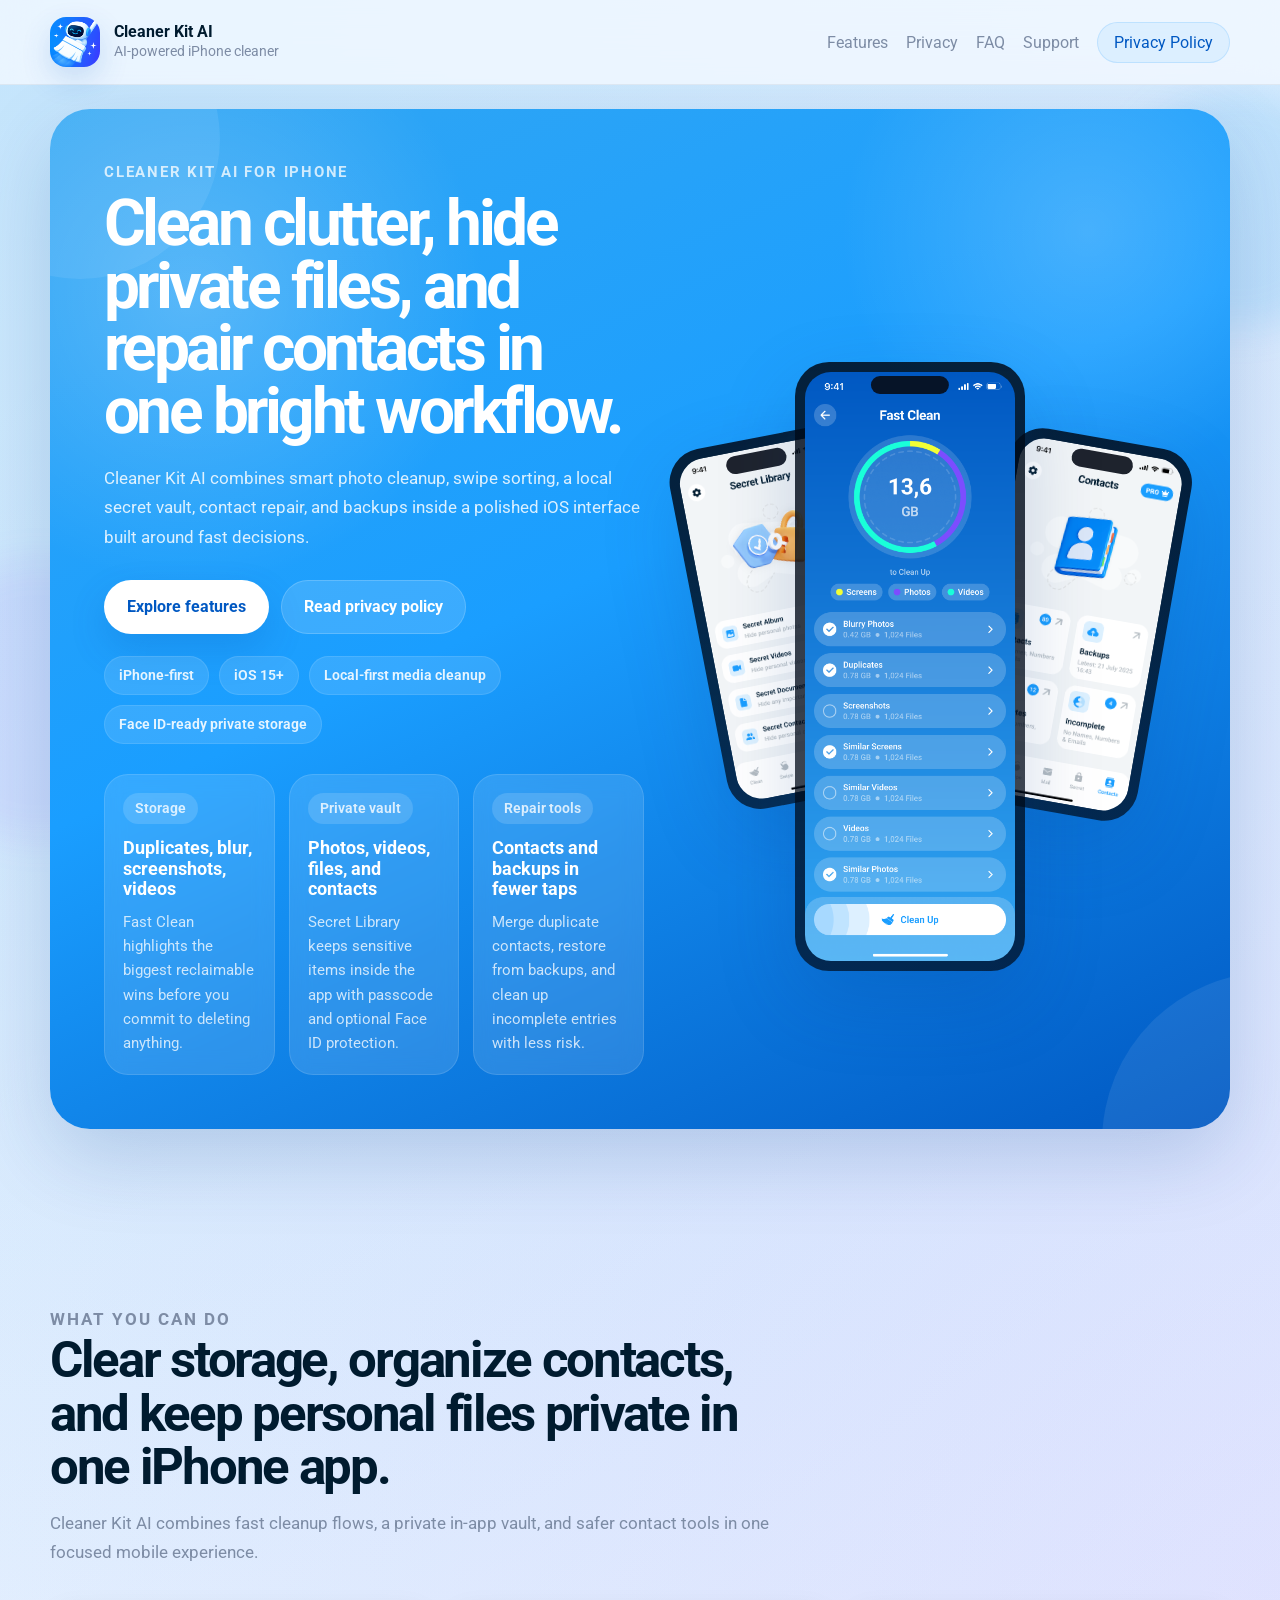
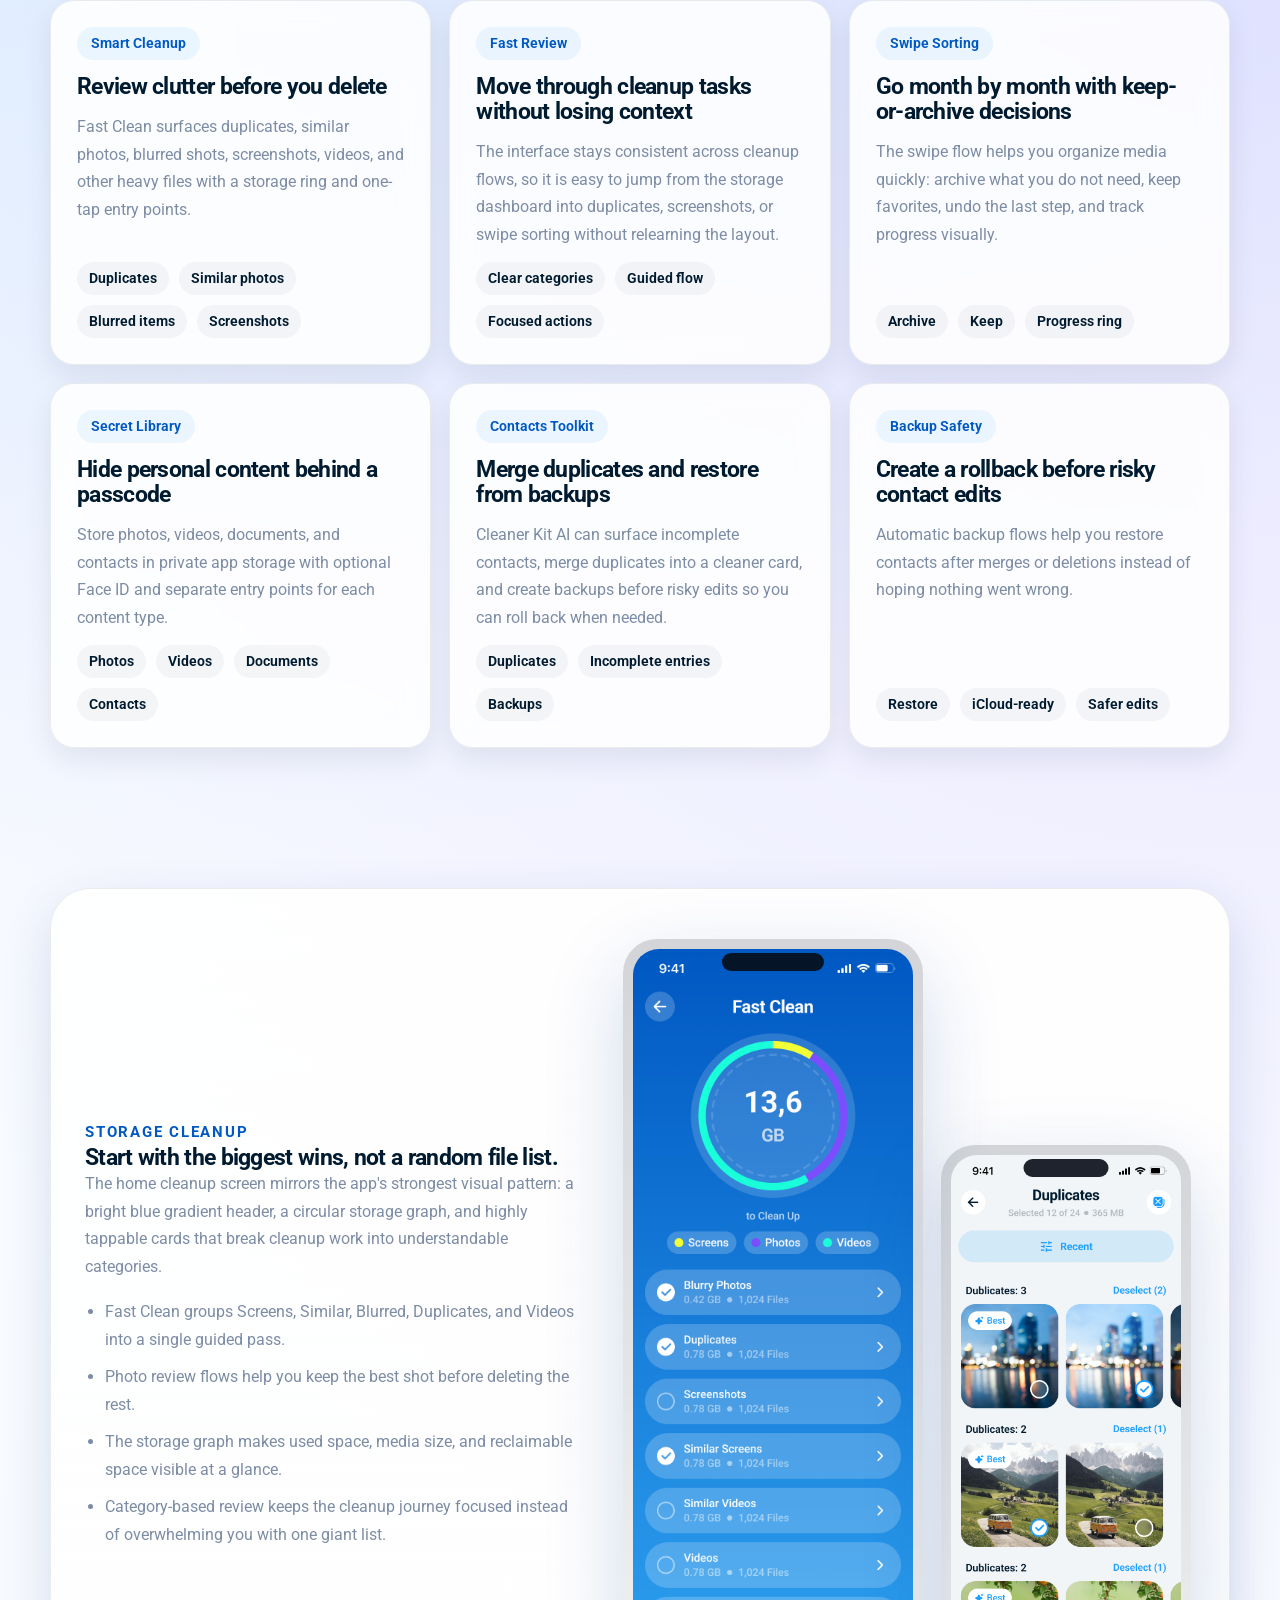
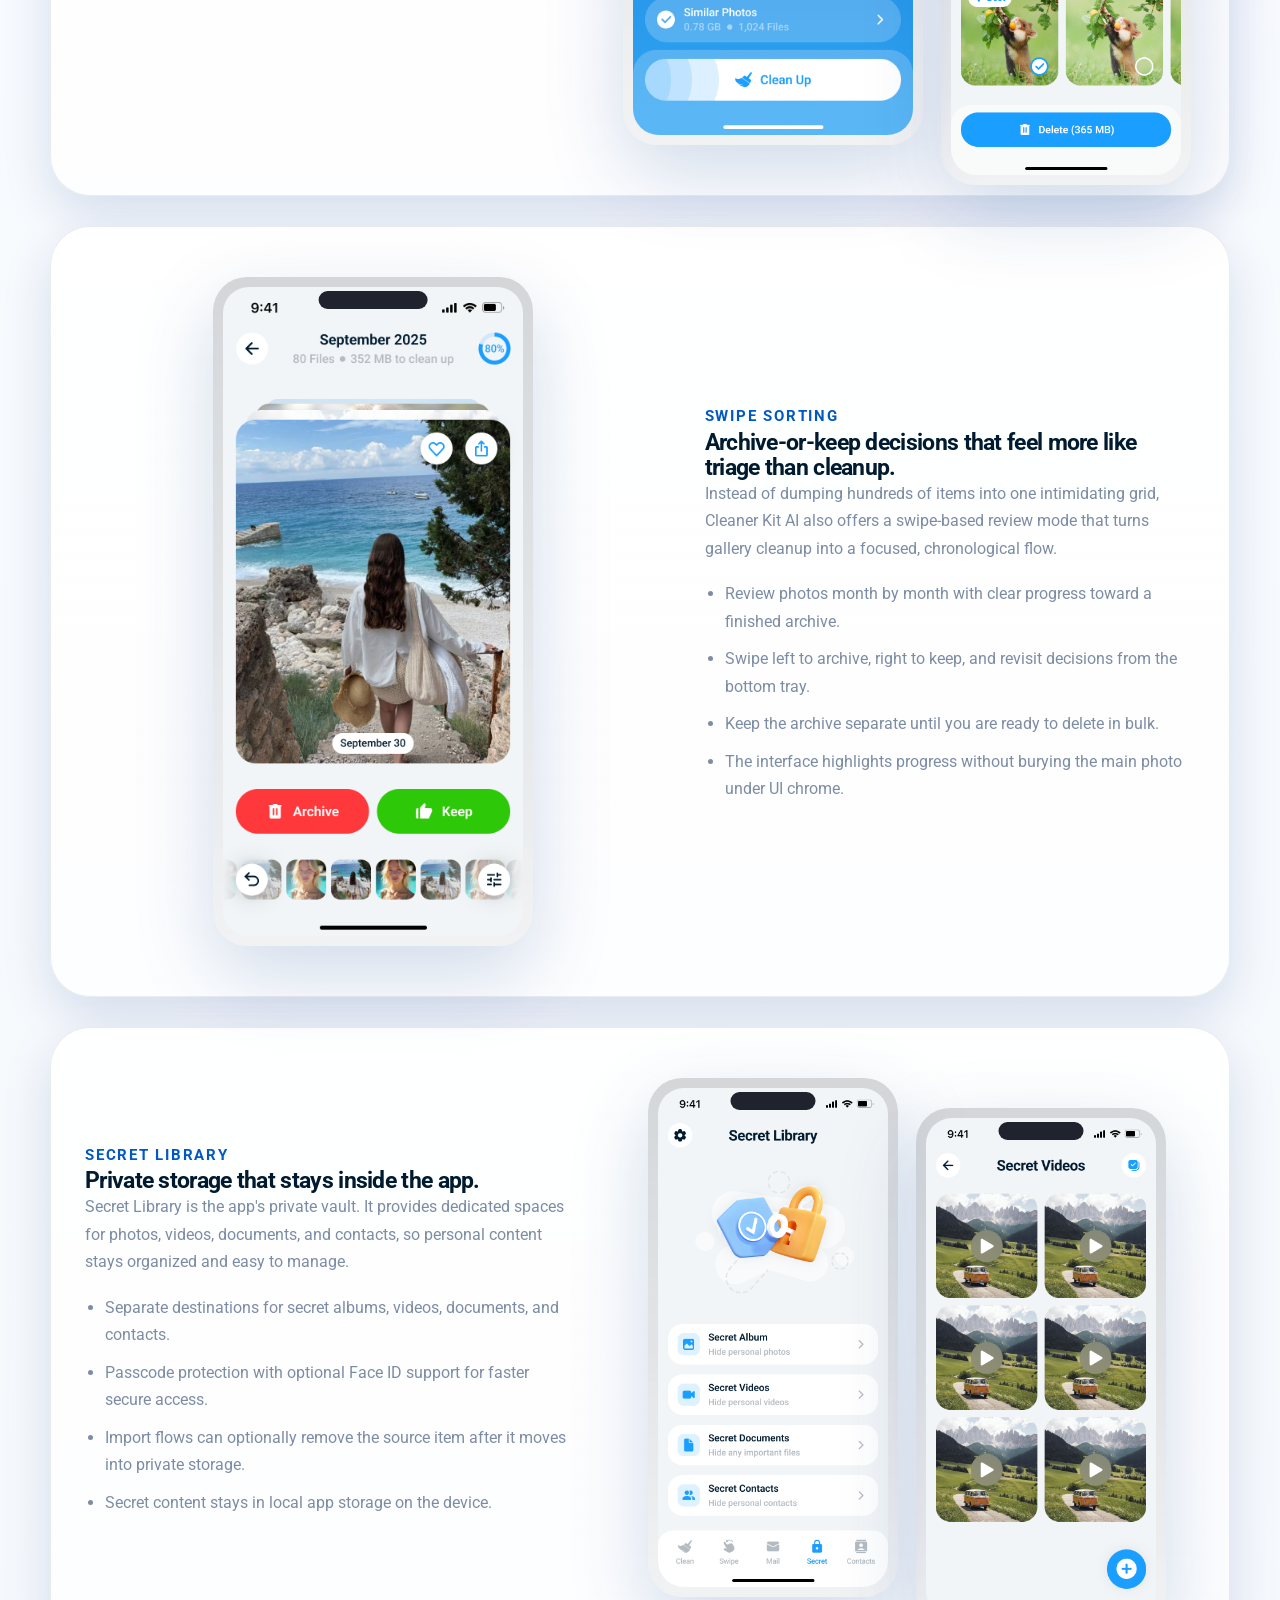
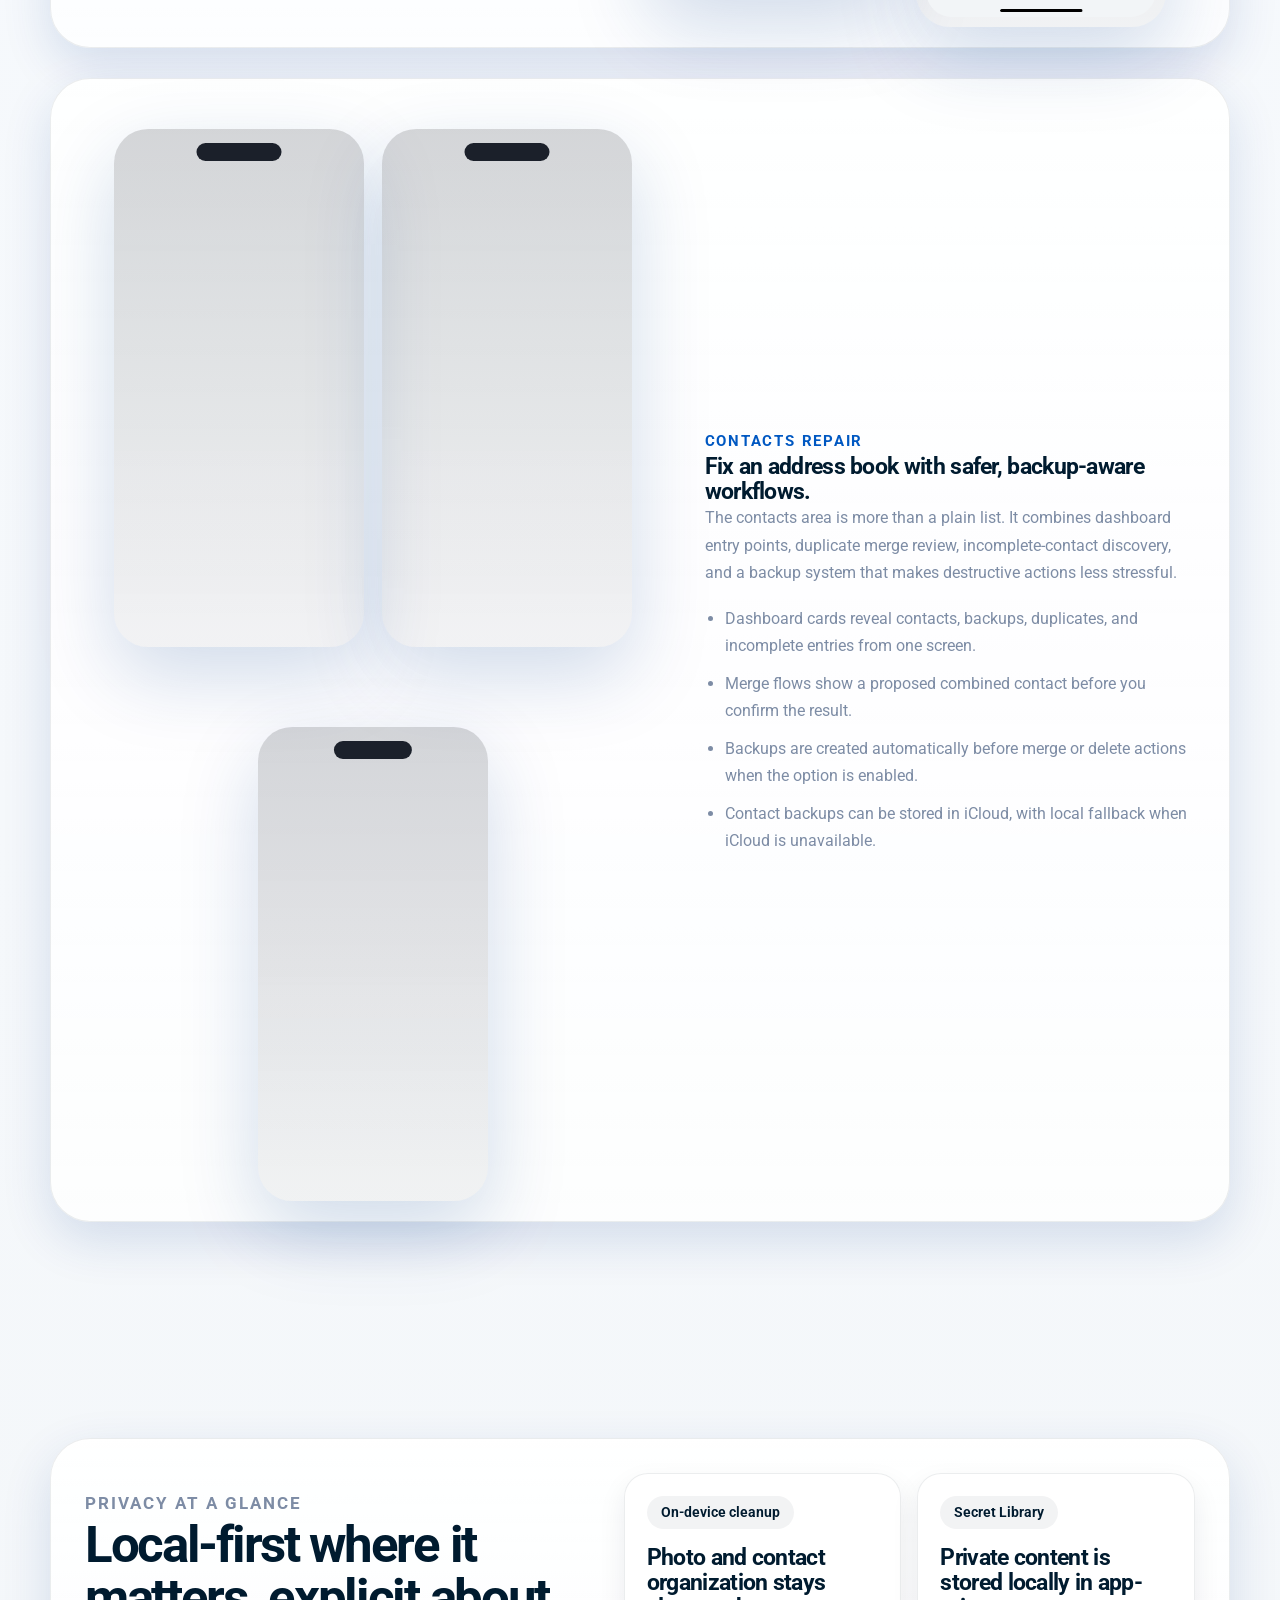
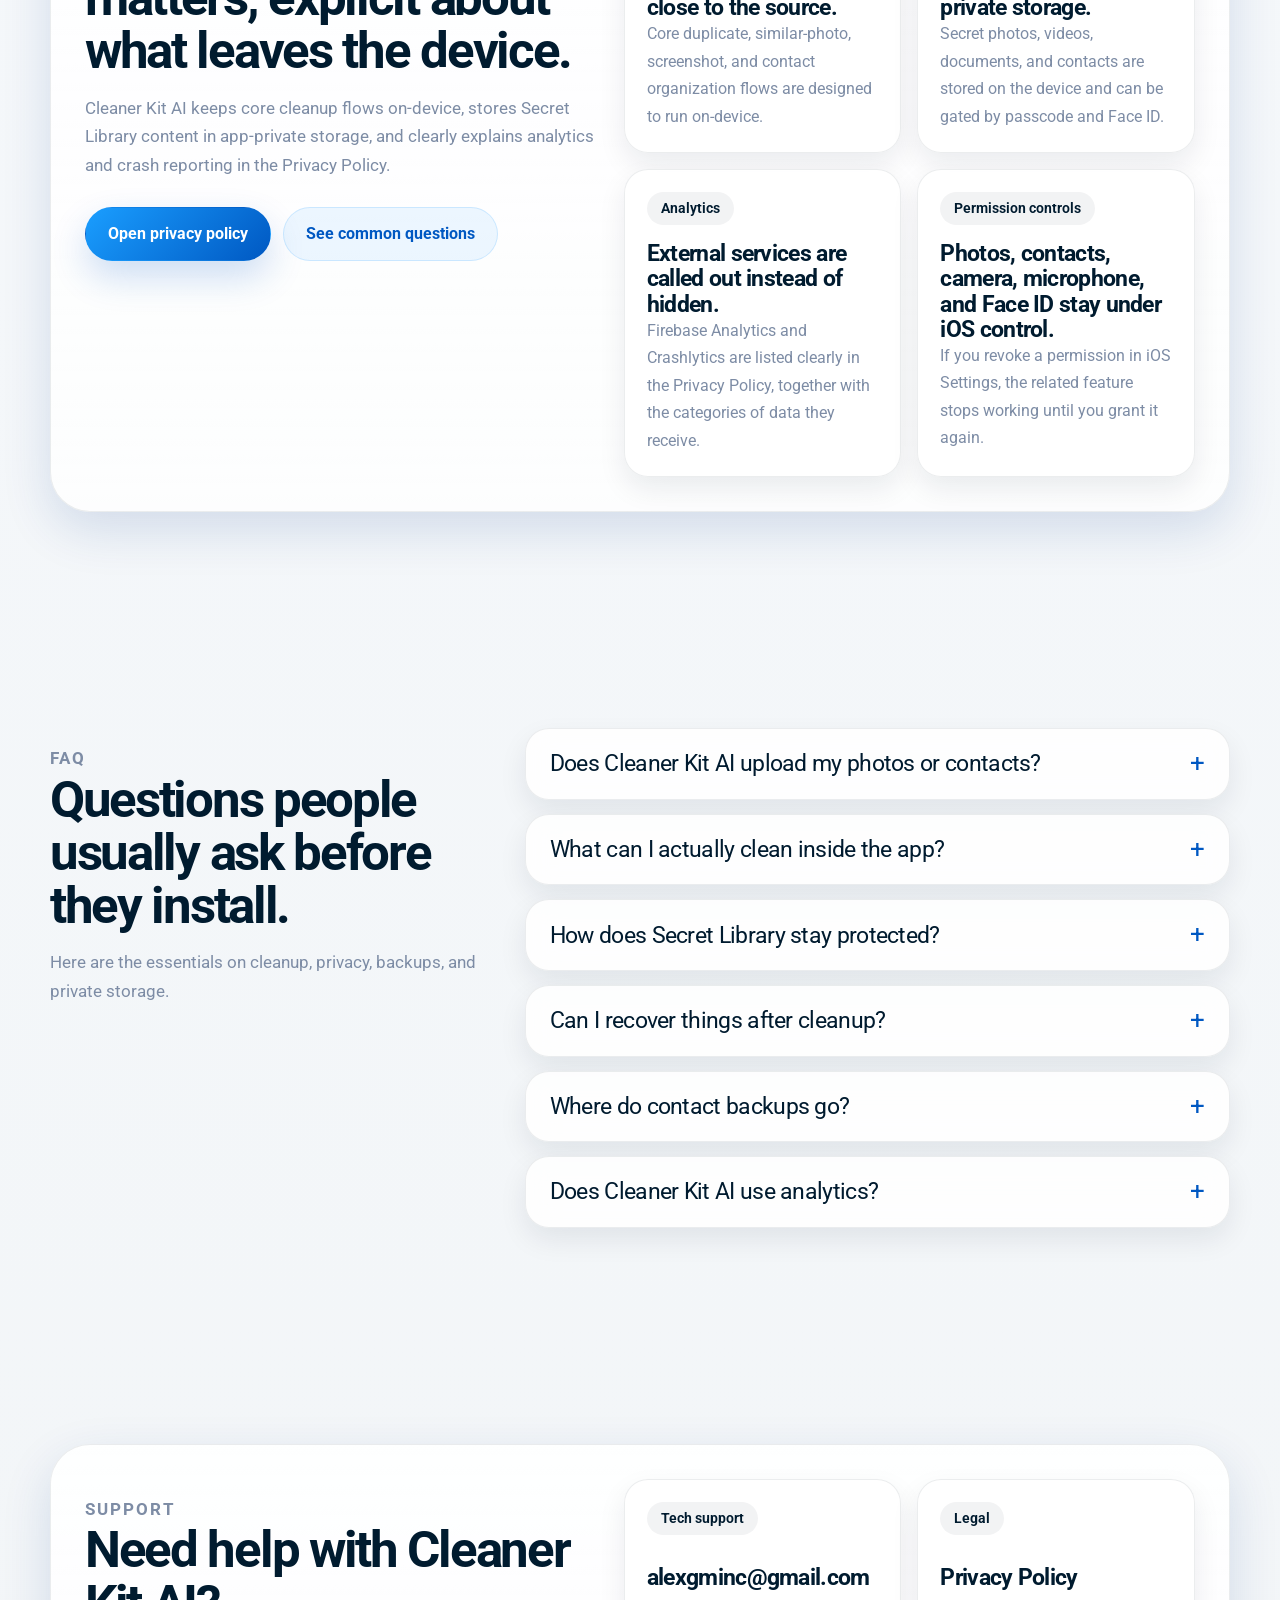
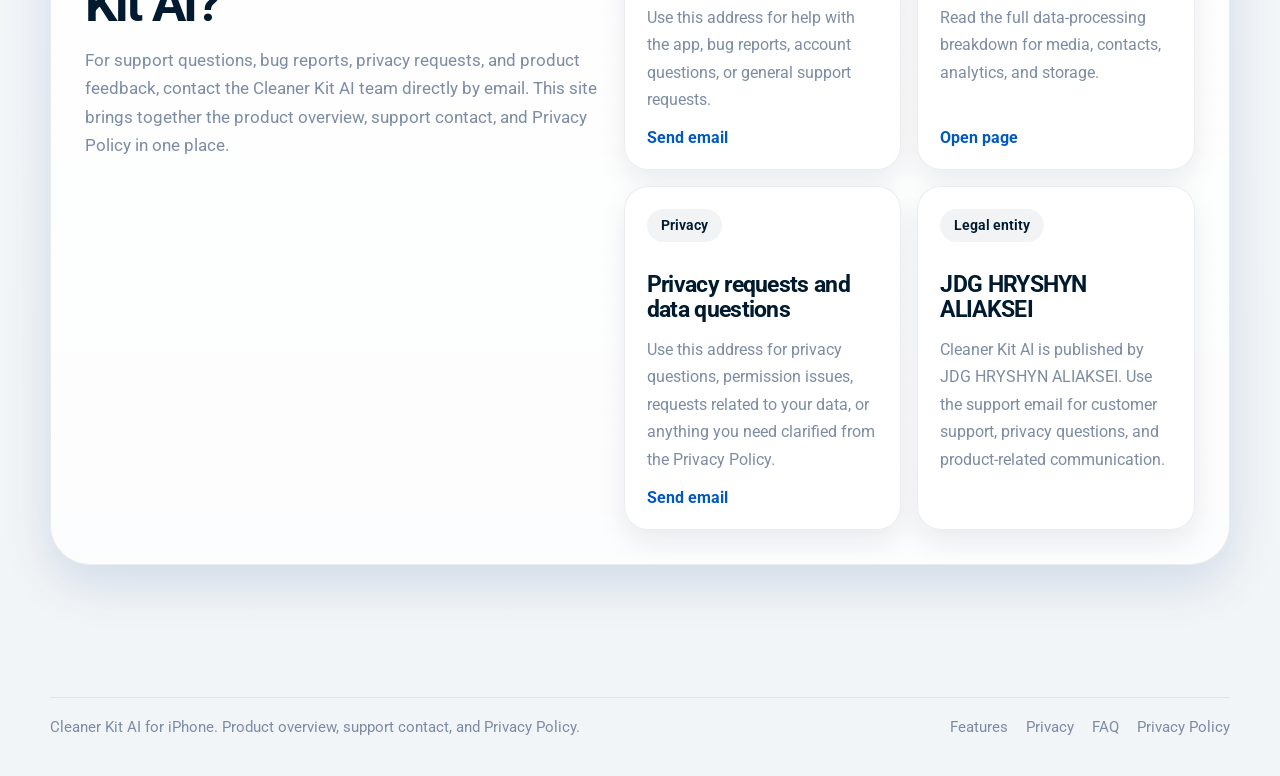
<file: index.html>
<!DOCTYPE html>
<html lang="en">
<head>
  <meta charset="utf-8">
  <meta name="viewport" content="width=device-width, initial-scale=1">
  <title>Cleaner Kit AI | AI-Powered iPhone Cleaner for Storage, Contacts &amp; Private Files</title>
  <meta
    name="description"
    content="Cleaner Kit AI helps you remove duplicate photos, protect private files, and repair contacts from one polished iPhone app."
  >
  <meta name="robots" content="index,follow,max-image-preview:large">
  <meta name="theme-color" content="#0058c2">
  <meta property="og:type" content="website">
  <meta property="og:title" content="Cleaner Kit AI | AI-Powered iPhone Cleaner">
  <meta
    property="og:description"
    content="Clean clutter, hide private files, and repair contacts in one bright iPhone workflow."
  >
  <meta property="og:image" content="assets/images/icons/icon-512.png">
  <meta property="og:image:alt" content="Cleaner Kit AI application icon">
  <meta name="twitter:card" content="summary_large_image">
  <link rel="icon" type="image/png" sizes="32x32" href="assets/images/icons/favicon-32.png">
  <link rel="apple-touch-icon" sizes="180x180" href="assets/images/icons/apple-touch-icon.png">
  <link rel="manifest" href="site.webmanifest">
  <link rel="preload" href="assets/fonts/Roboto-VariableFont_wdth,wght.ttf" as="font" type="font/ttf" crossorigin>
  <link rel="stylesheet" href="assets/styles.css">
</head>
<body class="page-home">
  <header class="site-header">
    <div class="shell header-inner">
      <a class="brand" href="index.html" aria-label="Cleaner Kit AI home">
        <img src="assets/images/icons/icon-192.png" width="192" height="192" alt="Cleaner Kit AI app icon">
        <span class="brand__copy">
          <strong>Cleaner Kit AI</strong>
          <span>AI-powered iPhone cleaner</span>
        </span>
      </a>

      <nav class="main-nav" aria-label="Primary">
        <a href="#features">Features</a>
        <a href="#privacy">Privacy</a>
        <a href="#faq">FAQ</a>
        <a href="#contact">Support</a>
        <a class="nav-cta" href="privacy-policy.html">Privacy Policy</a>
      </nav>
    </div>
  </header>

  <main>
    <section class="hero">
      <div class="shell">
        <div class="hero-panel">
          <div class="hero-grid">
            <div class="hero-copy">
              <p class="eyebrow">Cleaner Kit AI for iPhone</p>
              <h1>Clean clutter, hide private files, and repair contacts in one bright workflow.</h1>
              <p class="hero-lead">
                Cleaner Kit AI combines smart photo cleanup, swipe sorting, a local secret vault,
                contact repair, and backups inside a polished iOS interface built around fast
                decisions.
              </p>

              <div class="hero-actions">
                <a class="button button--light" href="#features">Explore features</a>
                <a class="button button--ghost" href="privacy-policy.html">Read privacy policy</a>
              </div>

              <ul class="badge-list" aria-label="Cleaner Kit AI highlights">
                <li>iPhone-first</li>
                <li>iOS 15+</li>
                <li>Local-first media cleanup</li>
                <li>Face ID-ready private storage</li>
              </ul>

              <div class="hero-summary">
                <article class="hero-microcard">
                  <span class="hero-microcard__eyebrow">Storage</span>
                  <h2>Duplicates, blur, screenshots, videos</h2>
                  <p>Fast Clean highlights the biggest reclaimable wins before you commit to deleting anything.</p>
                </article>

                <article class="hero-microcard">
                  <span class="hero-microcard__eyebrow">Private vault</span>
                  <h2>Photos, videos, files, and contacts</h2>
                  <p>Secret Library keeps sensitive items inside the app with passcode and optional Face ID protection.</p>
                </article>

                <article class="hero-microcard">
                  <span class="hero-microcard__eyebrow">Repair tools</span>
                  <h2>Contacts and backups in fewer taps</h2>
                  <p>Merge duplicate contacts, restore from backups, and clean up incomplete entries with less risk.</p>
                </article>
              </div>
            </div>

            <div class="hero-stage" aria-hidden="true">
              <figure class="phone-frame phone-frame--primary">
                <img
                  src="assets/images/screens/fast-clean.png"
                  width="750"
                  height="2104"
                  alt=""
                  decoding="async"
                  fetchpriority="high"
                >
              </figure>

              <figure class="phone-frame phone-frame--secondary">
                <img
                  src="assets/images/screens/secret-home.png"
                  width="750"
                  height="1624"
                  alt=""
                  loading="lazy"
                  decoding="async"
                >
              </figure>

              <figure class="phone-frame phone-frame--tertiary">
                <img
                  src="assets/images/screens/contacts-dashboard.png"
                  width="750"
                  height="1624"
                  alt=""
                  loading="lazy"
                  decoding="async"
                >
              </figure>
            </div>
          </div>
        </div>
      </div>
    </section>

    <section class="section">
      <div class="shell">
        <div class="section-heading">
          <p class="eyebrow">What you can do</p>
          <h2>Clear storage, organize contacts, and keep personal files private in one iPhone app.</h2>
          <p>
            Cleaner Kit AI combines fast cleanup flows, a private in-app vault, and safer contact
            tools in one focused mobile experience.
          </p>
        </div>

        <div class="feature-grid">
          <article class="feature-card">
            <span class="feature-card__badge">Smart Cleanup</span>
            <h3>Review clutter before you delete</h3>
            <p>
              Fast Clean surfaces duplicates, similar photos, blurred shots, screenshots, videos,
              and other heavy files with a storage ring and one-tap entry points.
            </p>
            <ul class="feature-tags" aria-label="Smart Cleanup tags">
              <li>Duplicates</li>
              <li>Similar photos</li>
              <li>Blurred items</li>
              <li>Screenshots</li>
            </ul>
          </article>

          <article class="feature-card">
            <span class="feature-card__badge">Fast Review</span>
            <h3>Move through cleanup tasks without losing context</h3>
            <p>
              The interface stays consistent across cleanup flows, so it is easy to jump from the
              storage dashboard into duplicates, screenshots, or swipe sorting without relearning the layout.
            </p>
            <ul class="feature-tags" aria-label="Fast Review tags">
              <li>Clear categories</li>
              <li>Guided flow</li>
              <li>Focused actions</li>
            </ul>
          </article>

          <article class="feature-card">
            <span class="feature-card__badge">Swipe Sorting</span>
            <h3>Go month by month with keep-or-archive decisions</h3>
            <p>
              The swipe flow helps you organize media quickly: archive what you do not need, keep
              favorites, undo the last step, and track progress visually.
            </p>
            <ul class="feature-tags" aria-label="Swipe tags">
              <li>Archive</li>
              <li>Keep</li>
              <li>Progress ring</li>
            </ul>
          </article>

          <article class="feature-card">
            <span class="feature-card__badge">Secret Library</span>
            <h3>Hide personal content behind a passcode</h3>
            <p>
              Store photos, videos, documents, and contacts in private app storage with optional
              Face ID and separate entry points for each content type.
            </p>
            <ul class="feature-tags" aria-label="Secret Library tags">
              <li>Photos</li>
              <li>Videos</li>
              <li>Documents</li>
              <li>Contacts</li>
            </ul>
          </article>

          <article class="feature-card">
            <span class="feature-card__badge">Contacts Toolkit</span>
            <h3>Merge duplicates and restore from backups</h3>
            <p>
              Cleaner Kit AI can surface incomplete contacts, merge duplicates into a cleaner card, and
              create backups before risky edits so you can roll back when needed.
            </p>
            <ul class="feature-tags" aria-label="Contacts tags">
              <li>Duplicates</li>
              <li>Incomplete entries</li>
              <li>Backups</li>
            </ul>
          </article>

          <article class="feature-card">
            <span class="feature-card__badge">Backup Safety</span>
            <h3>Create a rollback before risky contact edits</h3>
            <p>
              Automatic backup flows help you restore contacts after merges or deletions instead of
              hoping nothing went wrong.
            </p>
            <ul class="feature-tags" aria-label="Backup Safety tags">
              <li>Restore</li>
              <li>iCloud-ready</li>
              <li>Safer edits</li>
            </ul>
          </article>
        </div>
      </div>
    </section>

    <section id="features" class="section section--tight-top">
      <div class="shell">
        <article class="feature-block">
          <div class="feature-copy">
            <p class="eyebrow">Storage cleanup</p>
            <h3>Start with the biggest wins, not a random file list.</h3>
            <p>
              The home cleanup screen mirrors the app&apos;s strongest visual pattern: a bright blue
              gradient header, a circular storage graph, and highly tappable cards that break cleanup
              work into understandable categories.
            </p>
            <ul>
              <li>Fast Clean groups Screens, Similar, Blurred, Duplicates, and Videos into a single guided pass.</li>
              <li>Photo review flows help you keep the best shot before deleting the rest.</li>
              <li>The storage graph makes used space, media size, and reclaimable space visible at a glance.</li>
              <li>Category-based review keeps the cleanup journey focused instead of overwhelming you with one giant list.</li>
          </ul>
          </div>

          <div class="feature-visual feature-visual--split">
            <figure class="phone-frame">
              <img
                src="assets/images/screens/fast-clean.png"
                width="750"
                height="2104"
                alt="Cleaner Kit AI Fast Clean screen showing a circular cleanup graph and category list for screenshots, duplicates, similar photos, and videos."
                loading="lazy"
                decoding="async"
              >
            </figure>

            <figure class="phone-frame phone-frame--offset">
              <img
                src="assets/images/screens/duplicates-selection.png"
                width="750"
                height="2022"
                alt="Cleaner Kit AI duplicate photo review screen where the best photo is highlighted and selected for deletion."
                loading="lazy"
                decoding="async"
              >
            </figure>
          </div>
        </article>

        <article class="feature-block feature-block--reverse">
          <div class="feature-copy">
            <p class="eyebrow">Swipe sorting</p>
            <h3>Archive-or-keep decisions that feel more like triage than cleanup.</h3>
            <p>
              Instead of dumping hundreds of items into one intimidating grid, Cleaner Kit AI also offers
              a swipe-based review mode that turns gallery cleanup into a focused, chronological flow.
            </p>
            <ul>
              <li>Review photos month by month with clear progress toward a finished archive.</li>
              <li>Swipe left to archive, right to keep, and revisit decisions from the bottom tray.</li>
              <li>Keep the archive separate until you are ready to delete in bulk.</li>
              <li>The interface highlights progress without burying the main photo under UI chrome.</li>
            </ul>
          </div>

          <div class="feature-visual">
            <figure class="phone-frame">
              <img
                src="assets/images/screens/swipe-card.png"
                width="750"
                height="1624"
                alt="Cleaner Kit AI swipe screen with archive and keep actions below a large photo card."
                loading="lazy"
                decoding="async"
              >
            </figure>
          </div>
        </article>

        <article class="feature-block">
          <div class="feature-copy">
            <p class="eyebrow">Secret Library</p>
            <h3>Private storage that stays inside the app.</h3>
            <p>
              Secret Library is the app&apos;s private vault. It provides dedicated spaces for photos,
              videos, documents, and contacts, so personal content stays organized and easy to
              manage.
            </p>
            <ul>
              <li>Separate destinations for secret albums, videos, documents, and contacts.</li>
              <li>Passcode protection with optional Face ID support for faster secure access.</li>
              <li>Import flows can optionally remove the source item after it moves into private storage.</li>
              <li>Secret content stays in local app storage on the device.</li>
            </ul>
          </div>

          <div class="feature-visual feature-visual--stack">
            <figure class="phone-frame">
              <img
                src="assets/images/screens/secret-home.png"
                width="750"
                height="1624"
                alt="Cleaner Kit AI Secret Library home screen with sections for secret albums, videos, documents, and contacts."
                loading="lazy"
                decoding="async"
              >
            </figure>

            <figure class="phone-frame">
              <img
                src="assets/images/screens/secret-videos.png"
                width="750"
                height="1624"
                alt="Cleaner Kit AI Secret Videos screen with hidden video thumbnails inside the private vault."
                loading="lazy"
                decoding="async"
              >
            </figure>
          </div>
        </article>

        <article class="feature-block feature-block--reverse">
          <div class="feature-copy">
            <p class="eyebrow">Contacts repair</p>
            <h3>Fix an address book with safer, backup-aware workflows.</h3>
            <p>
              The contacts area is more than a plain list. It combines dashboard entry points,
              duplicate merge review, incomplete-contact discovery, and a backup system that makes
              destructive actions less stressful.
            </p>
            <ul>
              <li>Dashboard cards reveal contacts, backups, duplicates, and incomplete entries from one screen.</li>
              <li>Merge flows show a proposed combined contact before you confirm the result.</li>
              <li>Backups are created automatically before merge or delete actions when the option is enabled.</li>
              <li>Contact backups can be stored in iCloud, with local fallback when iCloud is unavailable.</li>
            </ul>
          </div>

          <div class="feature-visual feature-visual--stack">
            <figure class="phone-frame">
              <img
                src="assets/images/screens/contacts-dashboard.png"
                width="750"
                height="1624"
                alt="Cleaner Kit AI contacts dashboard with cards for contacts, backups, duplicates, and incomplete entries."
                loading="lazy"
                decoding="async"
              >
            </figure>

            <figure class="phone-frame">
              <img
                src="assets/images/screens/contacts-merge.png"
                width="750"
                height="1624"
                alt="Cleaner Kit AI duplicate contacts merge screen showing a merged contact preview and selectable contact rows."
                loading="lazy"
                decoding="async"
              >
            </figure>

            <figure class="phone-frame">
              <img
                src="assets/images/screens/contacts-backups.png"
                width="750"
                height="1624"
                alt="Cleaner Kit AI backups screen with automatic backup switch and a list of contact backups."
                loading="lazy"
                decoding="async"
              >
            </figure>
          </div>
        </article>

      </div>
    </section>

    <section id="privacy" class="section">
      <div class="shell">
        <div class="security-panel">
          <div class="security-panel__intro">
            <p class="eyebrow">Privacy at a glance</p>
            <h2>Local-first where it matters, explicit about what leaves the device.</h2>
            <p>
              Cleaner Kit AI keeps core cleanup flows on-device, stores Secret Library content in
              app-private storage, and clearly explains analytics and crash reporting in the Privacy
              Policy.
            </p>
            <div class="hero-actions">
              <a class="button button--primary" href="privacy-policy.html">Open privacy policy</a>
              <a class="button button--soft" href="#faq">See common questions</a>
            </div>
          </div>

          <div class="security-grid">
            <article class="security-card">
              <span class="security-card__badge">On-device cleanup</span>
              <h3>Photo and contact organization stays close to the source.</h3>
              <p>Core duplicate, similar-photo, screenshot, and contact organization flows are designed to run on-device.</p>
            </article>

            <article class="security-card">
              <span class="security-card__badge">Secret Library</span>
              <h3>Private content is stored locally in app-private storage.</h3>
              <p>Secret photos, videos, documents, and contacts are stored on the device and can be gated by passcode and Face ID.</p>
            </article>

            <article class="security-card">
              <span class="security-card__badge">Analytics</span>
              <h3>External services are called out instead of hidden.</h3>
              <p>Firebase Analytics and Crashlytics are listed clearly in the Privacy Policy, together with the categories of data they receive.</p>
            </article>

            <article class="security-card">
              <span class="security-card__badge">Permission controls</span>
              <h3>Photos, contacts, camera, microphone, and Face ID stay under iOS control.</h3>
              <p>If you revoke a permission in iOS Settings, the related feature stops working until you grant it again.</p>
            </article>
          </div>
        </div>
      </div>
    </section>

    <section id="faq" class="section">
      <div class="shell">
        <div class="faq-wrap">
          <div class="faq-intro">
            <p class="eyebrow">FAQ</p>
            <h2>Questions people usually ask before they install.</h2>
            <p>
              Here are the essentials on cleanup, privacy, backups, and private storage.
            </p>
          </div>

          <div class="faq-list">
            <details class="faq-item">
              <summary><span>Does Cleaner Kit AI upload my photos or contacts?</span></summary>
              <p>
                Core cleanup and contact organization flows are local-first. Where external services
                are involved, such as Firebase Analytics, Crashlytics, or iCloud backups, they are
                described in the Privacy Policy.
              </p>
            </details>

            <details class="faq-item">
              <summary><span>What can I actually clean inside the app?</span></summary>
              <p>
                Cleaner Kit AI helps you review duplicate and similar photos, blurry shots,
                screenshots, videos, swipe-based archives, private files in Secret Library,
                duplicate contacts, incomplete contacts, and contact backups.
              </p>
            </details>

            <details class="faq-item">
              <summary><span>How does Secret Library stay protected?</span></summary>
              <p>
                Secret Library can be protected with a passcode and optional Face ID. Imported
                private content is stored locally inside the app&apos;s private storage.
              </p>
            </details>

            <details class="faq-item">
              <summary><span>Can I recover things after cleanup?</span></summary>
              <p>
                The app&apos;s deletion flow reminds users that deleted media remains in the iPhone&apos;s
                Recently Deleted album for 30 days, so recovery can still happen there before permanent removal.
              </p>
            </details>

            <details class="faq-item">
              <summary><span>Where do contact backups go?</span></summary>
              <p>
                Contact backups may be stored in iCloud when available, with local on-device fallback
                when iCloud is unavailable. That helps make merge and delete operations safer.
              </p>
            </details>

            <details class="faq-item">
              <summary><span>Does Cleaner Kit AI use analytics?</span></summary>
              <p>
                Yes. Cleaner Kit AI uses Firebase Analytics and Firebase Crashlytics to understand
                product usage and app stability. The Privacy Policy explains the categories of data
                involved and the limits described for those services.
              </p>
            </details>
          </div>
        </div>
      </div>
    </section>

    <section id="contact" class="section">
      <div class="shell">
        <div class="support-panel">
          <div class="support-panel__intro">
            <p class="eyebrow">Support</p>
            <h2>Need help with Cleaner Kit AI?</h2>
            <p>
              For support questions, bug reports, privacy requests, and product feedback, contact
              the Cleaner Kit AI team directly by email. This site brings together the product
              overview, support contact, and Privacy Policy in one place.
            </p>
          </div>

          <div class="support-grid">
            <a
              class="support-card"
              href="mailto:alexgminc@gmail.com"
            >
              <span class="support-card__kicker">Tech support</span>
              <strong>alexgminc@gmail.com</strong>
              <p>Use this address for help with the app, bug reports, account questions, or general support requests.</p>
              <span class="support-card__arrow">Send email</span>
            </a>

            <a
              class="support-card"
              href="privacy-policy.html"
            >
              <span class="support-card__kicker">Legal</span>
              <strong>Privacy Policy</strong>
              <p>Read the full data-processing breakdown for media, contacts, analytics, and storage.</p>
              <span class="support-card__arrow">Open page</span>
            </a>

            <a
              class="support-card"
              href="mailto:alexgminc@gmail.com?subject=Cleaner%20Kit%20AI%20Privacy%20Request"
            >
              <span class="support-card__kicker">Privacy</span>
              <strong>Privacy requests and data questions</strong>
              <p>
                Use this address for privacy questions, permission issues, requests related to your
                data, or anything you need clarified from the Privacy Policy.
              </p>
              <span class="support-card__arrow">Send email</span>
            </a>

            <div class="support-card">
              <span class="support-card__kicker">Legal entity</span>
              <strong>JDG HRYSHYN ALIAKSEI</strong>
              <p>
                Cleaner Kit AI is published by JDG HRYSHYN ALIAKSEI. Use the support email for
                customer support, privacy questions, and product-related communication.
              </p>
            </div>
          </div>
        </div>
      </div>
    </section>
  </main>

  <footer class="site-footer">
    <div class="shell footer-inner">
      <p>Cleaner Kit AI for iPhone. Product overview, support contact, and Privacy Policy.</p>

      <div class="footer-links">
        <a href="#features">Features</a>
        <a href="#privacy">Privacy</a>
        <a href="#faq">FAQ</a>
        <a href="privacy-policy.html">Privacy Policy</a>
      </div>
    </div>
  </footer>
</body>
</html>
</file>
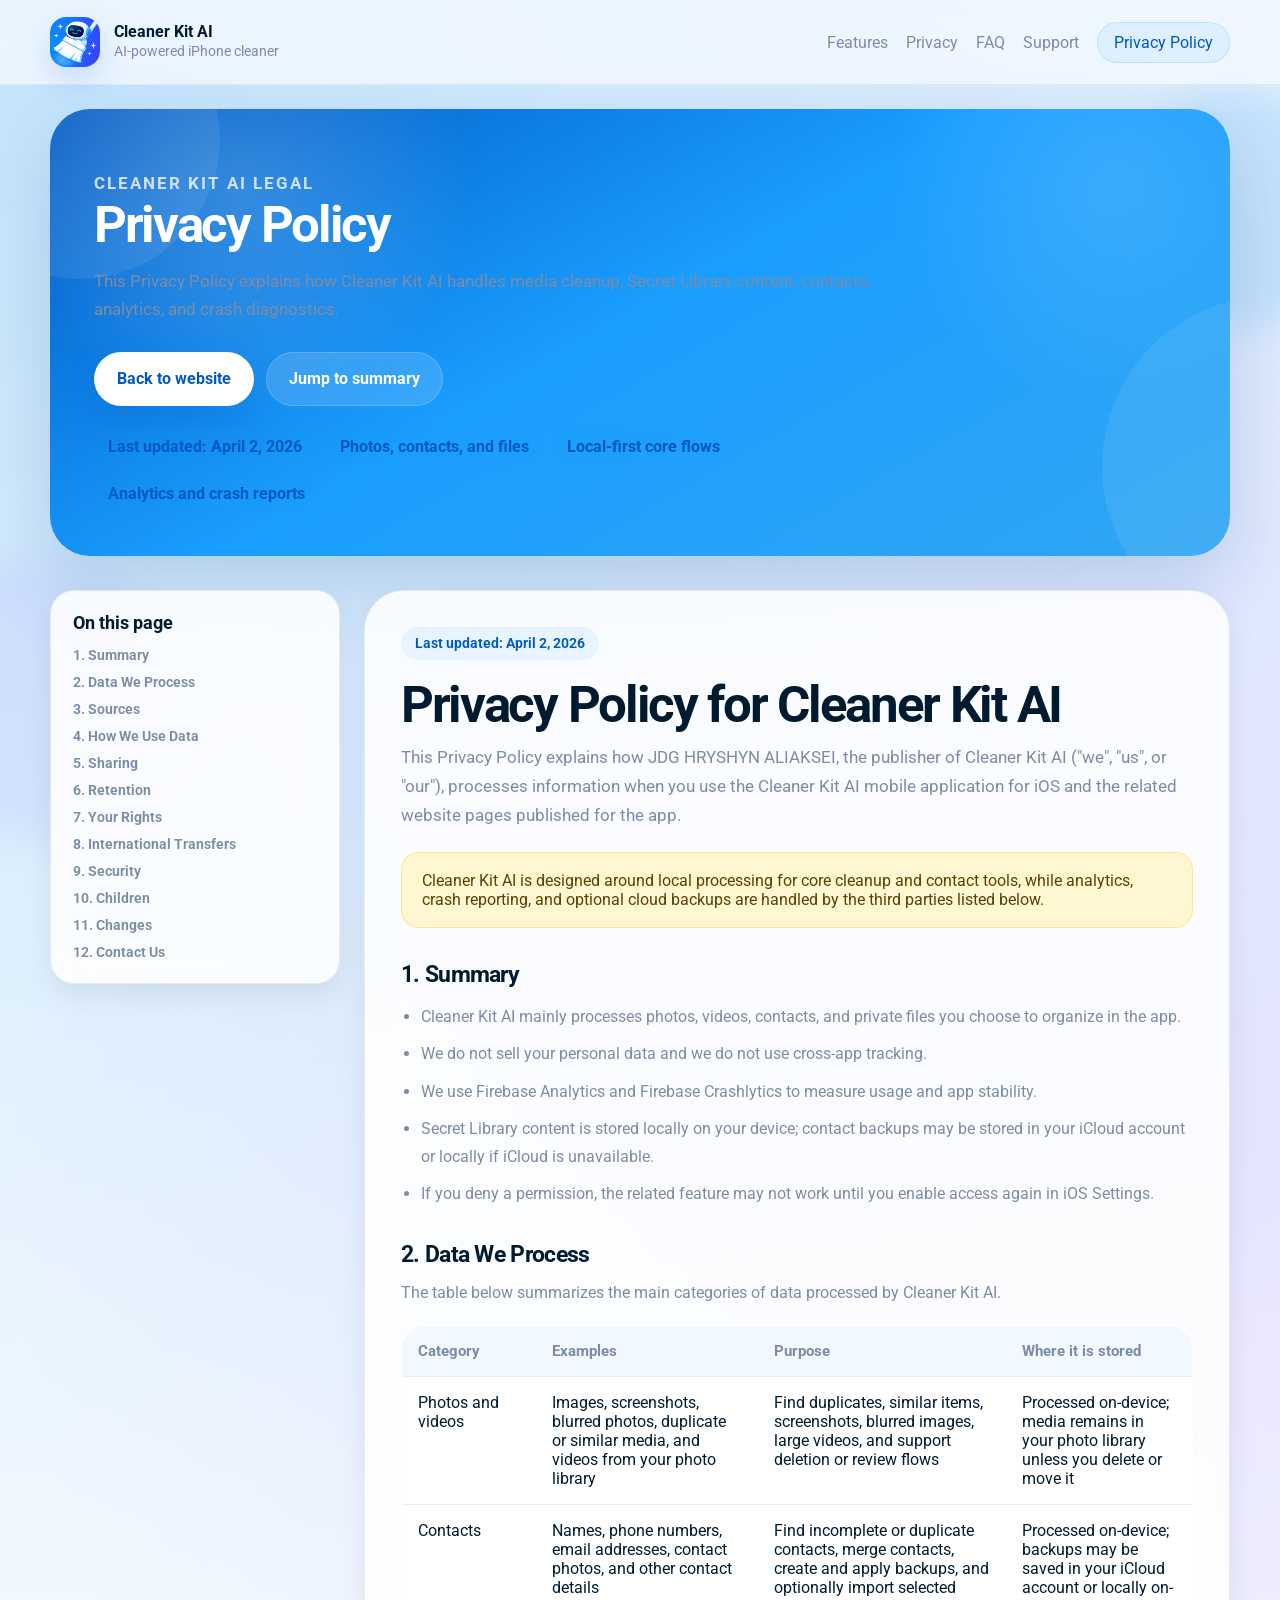
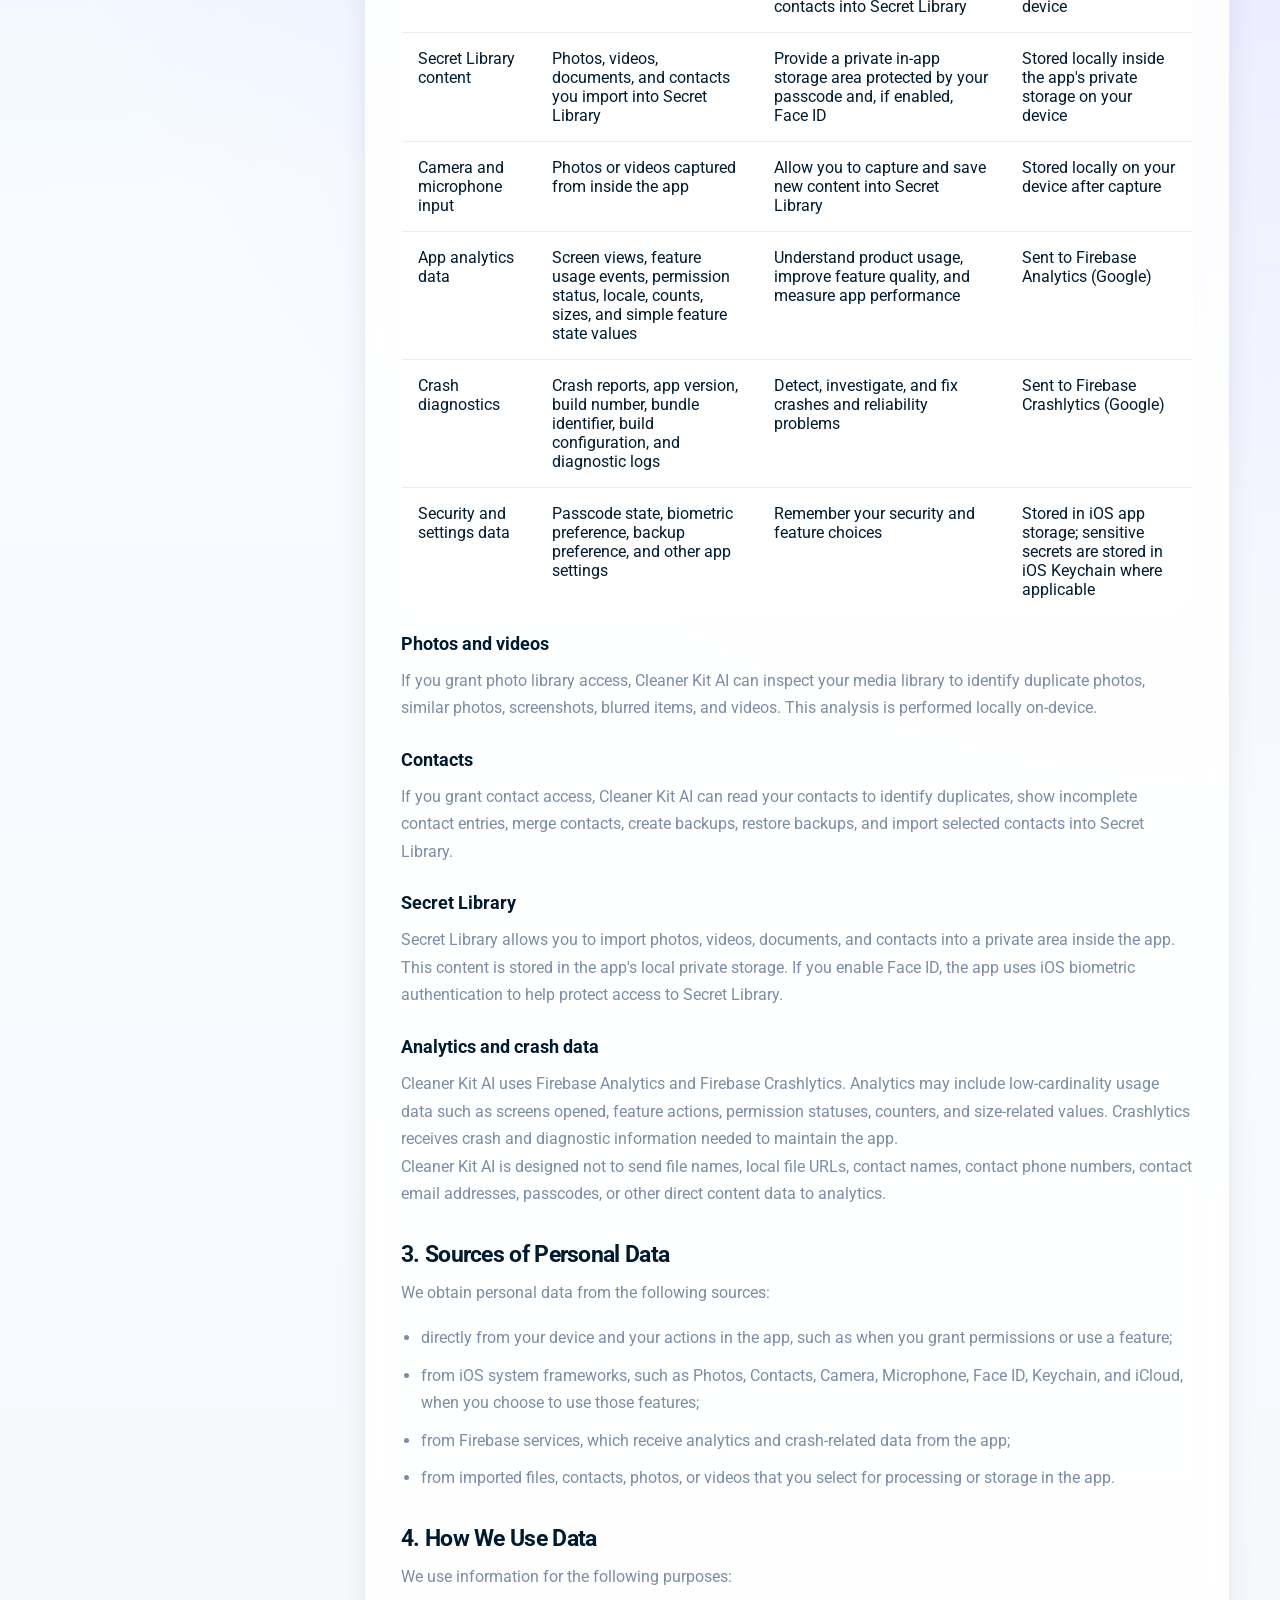
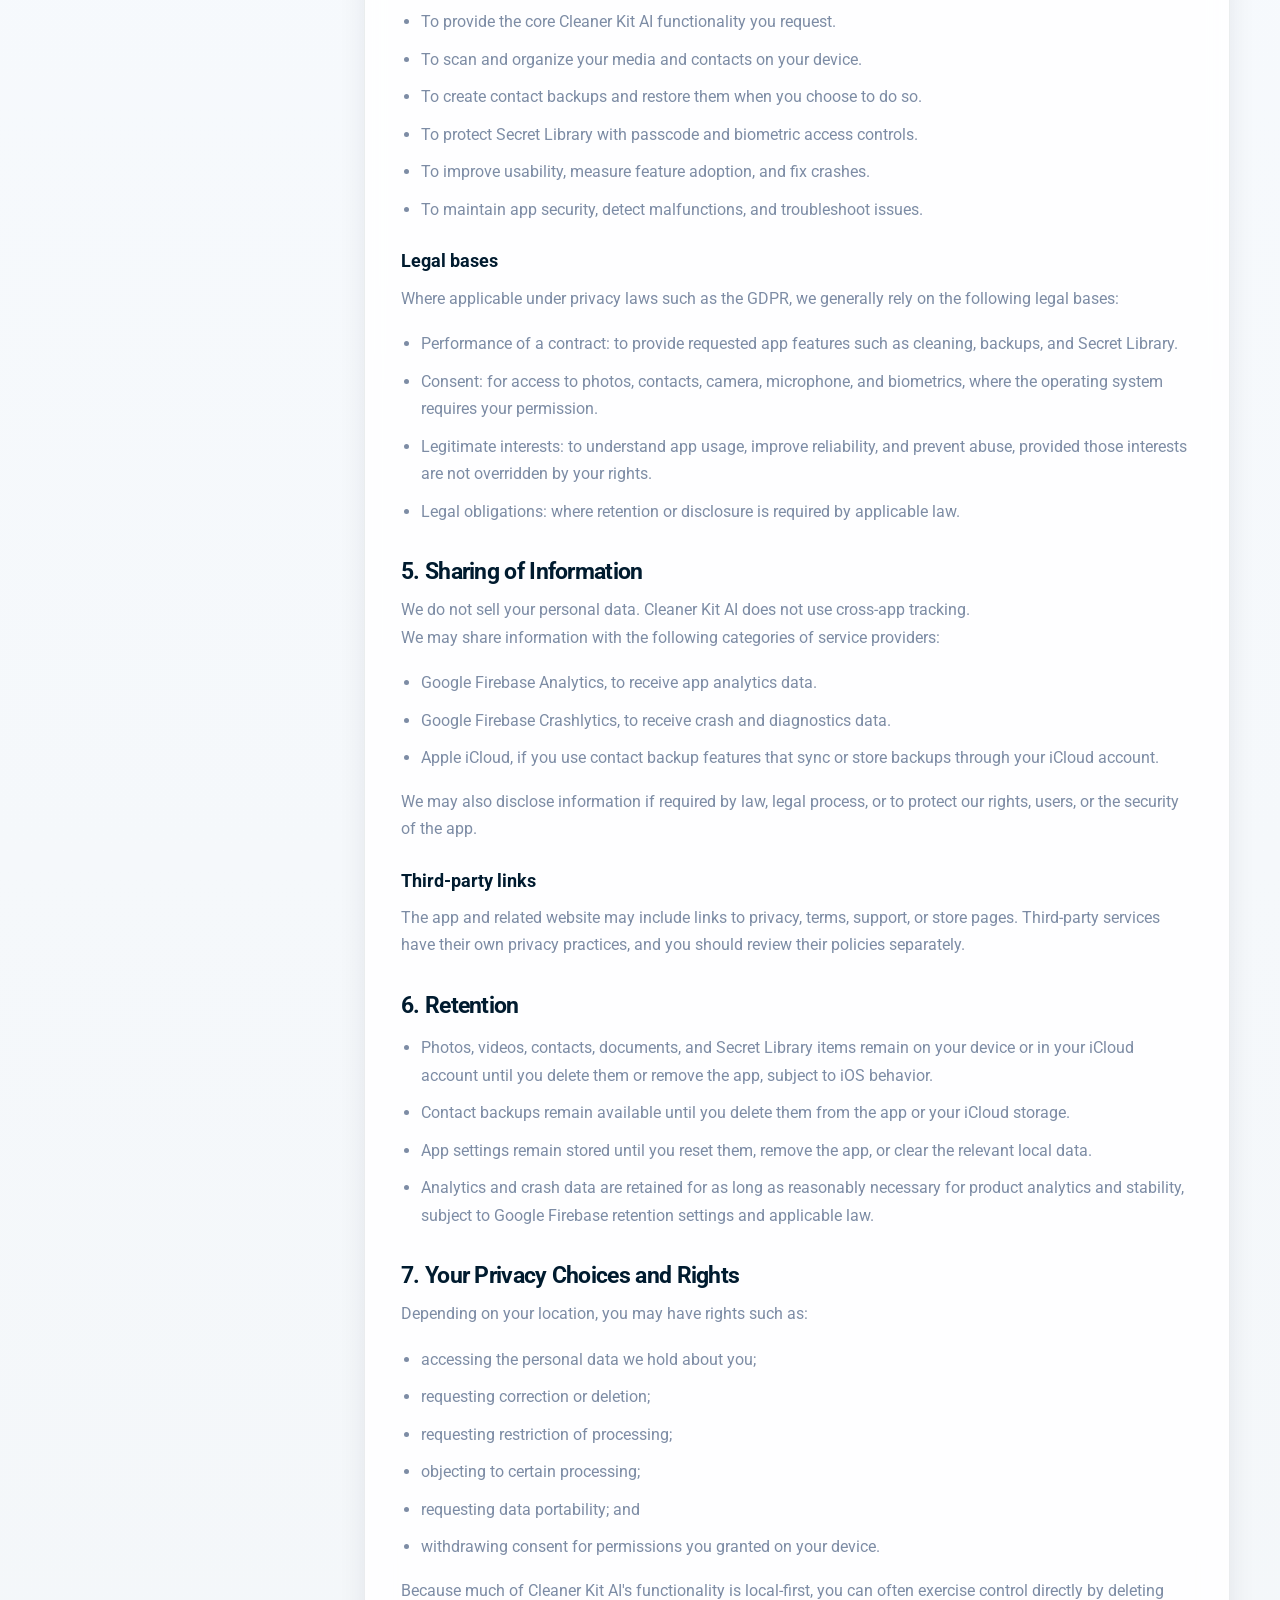
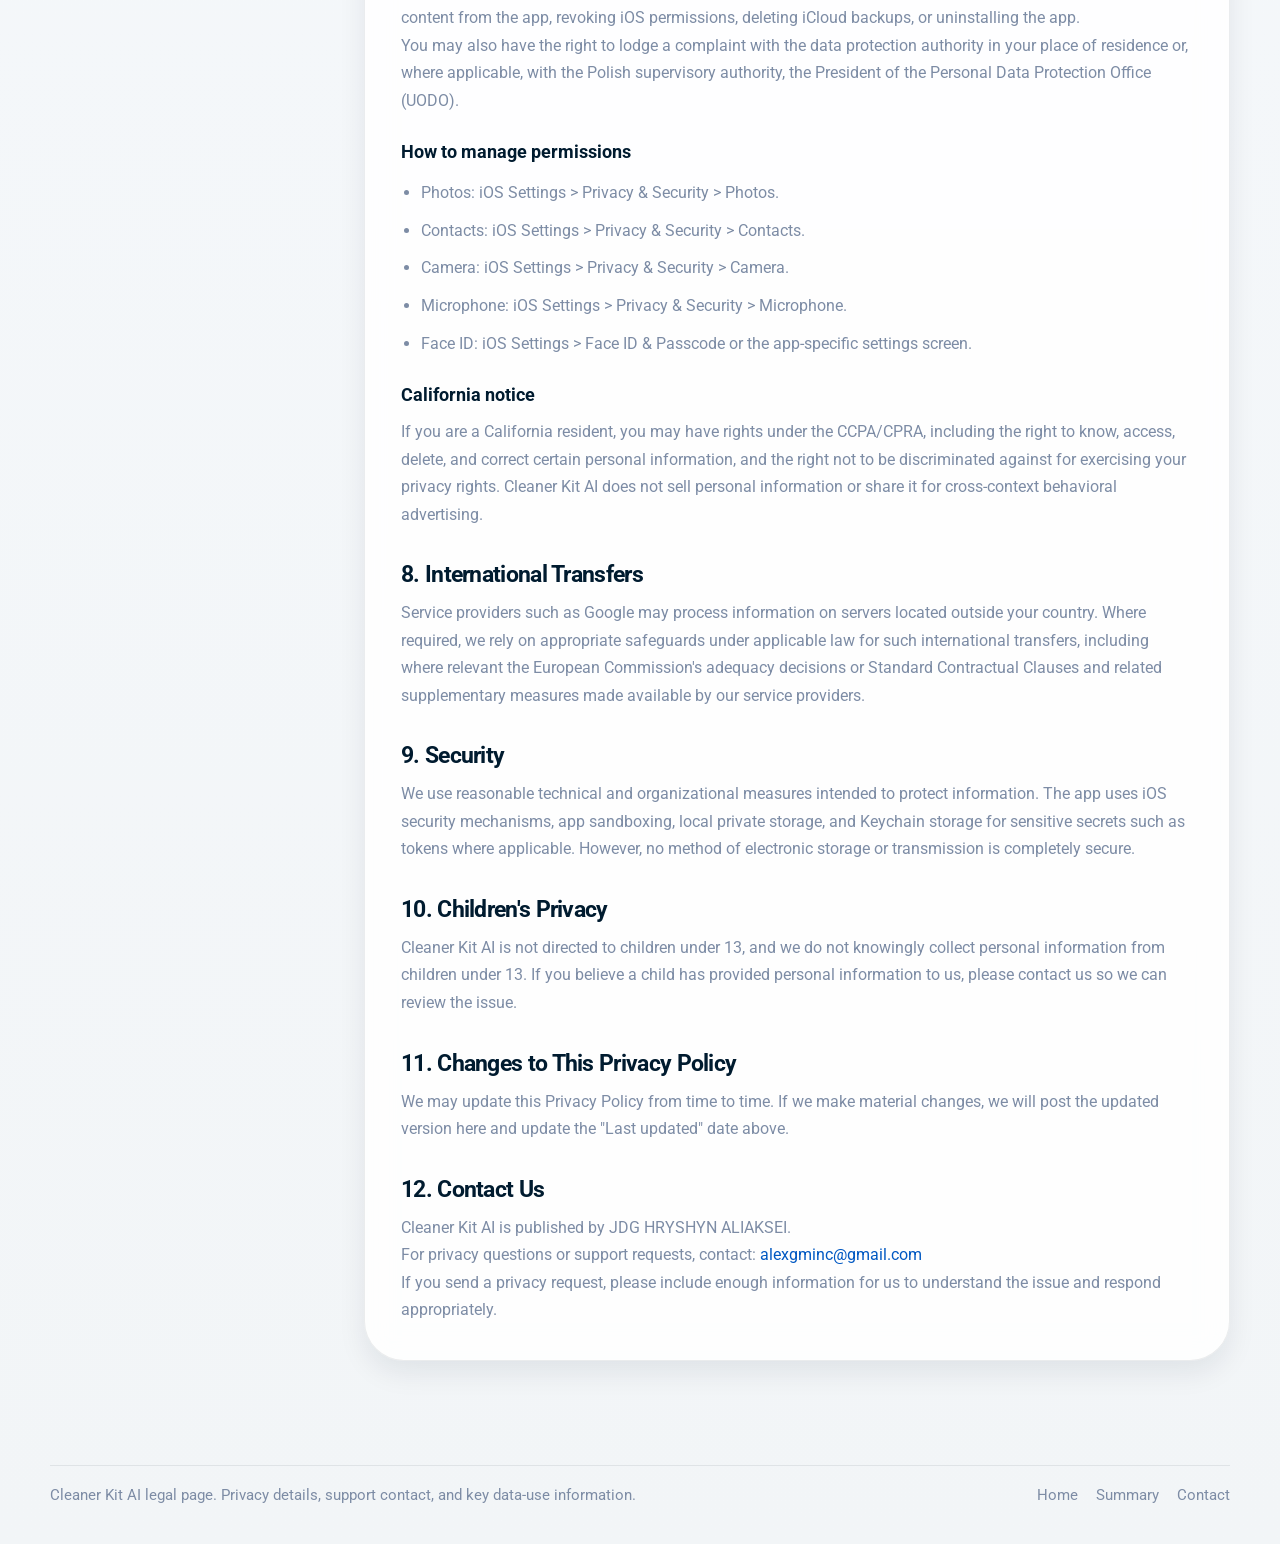
<file: privacy-policy.html>
<!DOCTYPE html>
<html lang="en">
<head>
  <meta charset="utf-8">
  <meta name="viewport" content="width=device-width, initial-scale=1">
  <title>Privacy Policy | Cleaner Kit AI</title>
  <meta
    name="description"
    content="Read the Privacy Policy for Cleaner Kit AI, including media cleanup, Secret Library, contacts, analytics, crash diagnostics, and storage behavior."
  >
  <meta name="robots" content="index,follow,max-image-preview:large">
  <meta name="theme-color" content="#0058c2">
  <meta property="og:type" content="article">
  <meta property="og:title" content="Privacy Policy | Cleaner Kit AI">
  <meta
    property="og:description"
    content="Cleaner Kit AI privacy details covering photos, contacts, Secret Library, analytics, crash reporting, and data retention."
  >
  <meta property="og:image" content="assets/images/icons/icon-512.png">
  <meta property="og:image:alt" content="Cleaner Kit AI application icon">
  <meta name="twitter:card" content="summary_large_image">
  <link rel="icon" type="image/png" sizes="32x32" href="assets/images/icons/favicon-32.png">
  <link rel="apple-touch-icon" sizes="180x180" href="assets/images/icons/apple-touch-icon.png">
  <link rel="manifest" href="site.webmanifest">
  <link rel="preload" href="assets/fonts/Roboto-VariableFont_wdth,wght.ttf" as="font" type="font/ttf" crossorigin>
  <link rel="stylesheet" href="assets/styles.css">
</head>
<body class="page-legal">
  <header class="site-header">
    <div class="shell header-inner">
      <a class="brand" href="index.html" aria-label="Cleaner Kit AI home">
        <img src="assets/images/icons/icon-192.png" width="192" height="192" alt="Cleaner Kit AI app icon">
        <span class="brand__copy">
          <strong>Cleaner Kit AI</strong>
          <span>AI-powered iPhone cleaner</span>
        </span>
      </a>

      <nav class="main-nav" aria-label="Primary">
        <a href="index.html#features">Features</a>
        <a href="index.html#privacy">Privacy</a>
        <a href="index.html#faq">FAQ</a>
        <a href="index.html#contact">Support</a>
        <a class="nav-cta" aria-current="page" href="privacy-policy.html">Privacy Policy</a>
      </nav>
    </div>
  </header>

  <section class="legal-hero">
    <div class="shell">
      <div class="legal-hero__panel">
        <div class="legal-hero__copy">
          <p class="eyebrow">Cleaner Kit AI legal</p>
          <h1>Privacy Policy</h1>
          <p>
            This Privacy Policy explains how Cleaner Kit AI handles media cleanup, Secret Library
            content, contacts, analytics, and crash diagnostics.
          </p>

          <div class="legal-hero__actions">
            <a class="button button--light" href="index.html">Back to website</a>
            <a class="button button--ghost" href="#summary">Jump to summary</a>
          </div>

          <ul class="legal-chips" aria-label="Privacy policy highlights">
            <li>Last updated: April 2, 2026</li>
            <li>Photos, contacts, and files</li>
            <li>Local-first core flows</li>
            <li>Analytics and crash reports</li>
          </ul>
        </div>
      </div>
    </div>
  </section>

  <main class="legal-main">
    <div class="shell legal-layout">
      <aside class="legal-nav">
        <div class="legal-nav__card">
          <h2>On this page</h2>
          <nav aria-label="Table of contents">
            <a href="#summary">1. Summary</a>
            <a href="#data-we-process">2. Data We Process</a>
            <a href="#sources">3. Sources</a>
            <a href="#how-we-use-data">4. How We Use Data</a>
            <a href="#sharing">5. Sharing</a>
            <a href="#retention">6. Retention</a>
            <a href="#rights">7. Your Rights</a>
            <a href="#international-transfers">8. International Transfers</a>
            <a href="#security">9. Security</a>
            <a href="#children">10. Children</a>
            <a href="#changes">11. Changes</a>
            <a href="#contact-legal">12. Contact Us</a>
          </nav>
        </div>
      </aside>

      <article class="legal-article">
        <span class="legal-meta">Last updated: April 2, 2026</span>
        <h2>Privacy Policy for Cleaner Kit AI</h2>
        <p class="legal-lead">
          This Privacy Policy explains how JDG HRYSHYN ALIAKSEI, the publisher of Cleaner Kit AI
          ("we", "us", or "our"), processes information when you use the Cleaner Kit AI mobile
          application for iOS and the related website pages published for the app.
        </p>

        <div class="legal-callout">
          Cleaner Kit AI is designed around local processing for core cleanup and contact tools,
          while analytics, crash reporting, and optional cloud backups are handled by the third
          parties listed below.
        </div>

        <section id="summary">
          <h3>1. Summary</h3>
          <ul>
            <li>Cleaner Kit AI mainly processes photos, videos, contacts, and private files you choose to organize in the app.</li>
            <li>We do not sell your personal data and we do not use cross-app tracking.</li>
            <li>We use Firebase Analytics and Firebase Crashlytics to measure usage and app stability.</li>
            <li>Secret Library content is stored locally on your device; contact backups may be stored in your iCloud account or locally if iCloud is unavailable.</li>
            <li>If you deny a permission, the related feature may not work until you enable access again in iOS Settings.</li>
          </ul>
        </section>

        <section id="data-we-process">
          <h3>2. Data We Process</h3>
          <p>
            The table below summarizes the main categories of data processed by Cleaner Kit AI.
          </p>

          <table>
            <thead>
              <tr>
                <th>Category</th>
                <th>Examples</th>
                <th>Purpose</th>
                <th>Where it is stored</th>
              </tr>
            </thead>
            <tbody>
              <tr>
                <td>Photos and videos</td>
                <td>Images, screenshots, blurred photos, duplicate or similar media, and videos from your photo library</td>
                <td>Find duplicates, similar items, screenshots, blurred images, large videos, and support deletion or review flows</td>
                <td>Processed on-device; media remains in your photo library unless you delete or move it</td>
              </tr>
              <tr>
                <td>Contacts</td>
                <td>Names, phone numbers, email addresses, contact photos, and other contact details</td>
                <td>Find incomplete or duplicate contacts, merge contacts, create and apply backups, and optionally import selected contacts into Secret Library</td>
                <td>Processed on-device; backups may be saved in your iCloud account or locally on-device</td>
              </tr>
              <tr>
                <td>Secret Library content</td>
                <td>Photos, videos, documents, and contacts you import into Secret Library</td>
                <td>Provide a private in-app storage area protected by your passcode and, if enabled, Face ID</td>
                <td>Stored locally inside the app&apos;s private storage on your device</td>
              </tr>
              <tr>
                <td>Camera and microphone input</td>
                <td>Photos or videos captured from inside the app</td>
                <td>Allow you to capture and save new content into Secret Library</td>
                <td>Stored locally on your device after capture</td>
              </tr>
              <tr>
                <td>App analytics data</td>
                <td>Screen views, feature usage events, permission status, locale, counts, sizes, and simple feature state values</td>
                <td>Understand product usage, improve feature quality, and measure app performance</td>
                <td>Sent to Firebase Analytics (Google)</td>
              </tr>
              <tr>
                <td>Crash diagnostics</td>
                <td>Crash reports, app version, build number, bundle identifier, build configuration, and diagnostic logs</td>
                <td>Detect, investigate, and fix crashes and reliability problems</td>
                <td>Sent to Firebase Crashlytics (Google)</td>
              </tr>
              <tr>
                <td>Security and settings data</td>
                <td>Passcode state, biometric preference, backup preference, and other app settings</td>
                <td>Remember your security and feature choices</td>
                <td>Stored in iOS app storage; sensitive secrets are stored in iOS Keychain where applicable</td>
              </tr>
            </tbody>
          </table>

          <h4>Photos and videos</h4>
          <p>
            If you grant photo library access, Cleaner Kit AI can inspect your media library to identify
            duplicate photos, similar photos, screenshots, blurred items, and videos. This analysis
            is performed locally on-device.
          </p>

          <h4>Contacts</h4>
          <p>
            If you grant contact access, Cleaner Kit AI can read your contacts to identify duplicates,
            show incomplete contact entries, merge contacts, create backups, restore backups, and
            import selected contacts into Secret Library.
          </p>

          <h4>Secret Library</h4>
          <p>
            Secret Library allows you to import photos, videos, documents, and contacts into a private
            area inside the app. This content is stored in the app&apos;s local private storage. If you
            enable Face ID, the app uses iOS biometric authentication to help protect access to
            Secret Library.
          </p>

          <h4>Analytics and crash data</h4>
          <p>
            Cleaner Kit AI uses Firebase Analytics and Firebase Crashlytics. Analytics may include
            low-cardinality usage data such as screens opened, feature actions, permission statuses,
            counters, and size-related values. Crashlytics receives crash and diagnostic information
            needed to maintain the app.
          </p>
          <p>
            Cleaner Kit AI is designed not to send file names, local file URLs, contact names,
            contact phone numbers, contact email addresses, passcodes, or other direct content data
            to analytics.
          </p>
        </section>

        <section id="sources">
          <h3>3. Sources of Personal Data</h3>
          <p>We obtain personal data from the following sources:</p>
          <ul>
            <li>directly from your device and your actions in the app, such as when you grant permissions or use a feature;</li>
            <li>from iOS system frameworks, such as Photos, Contacts, Camera, Microphone, Face ID, Keychain, and iCloud, when you choose to use those features;</li>
            <li>from Firebase services, which receive analytics and crash-related data from the app;</li>
            <li>from imported files, contacts, photos, or videos that you select for processing or storage in the app.</li>
          </ul>
        </section>

        <section id="how-we-use-data">
          <h3>4. How We Use Data</h3>
          <p>We use information for the following purposes:</p>
          <ul>
            <li>To provide the core Cleaner Kit AI functionality you request.</li>
            <li>To scan and organize your media and contacts on your device.</li>
            <li>To create contact backups and restore them when you choose to do so.</li>
            <li>To protect Secret Library with passcode and biometric access controls.</li>
            <li>To improve usability, measure feature adoption, and fix crashes.</li>
            <li>To maintain app security, detect malfunctions, and troubleshoot issues.</li>
          </ul>

          <h4>Legal bases</h4>
          <p>
            Where applicable under privacy laws such as the GDPR, we generally rely on the following
            legal bases:
          </p>
          <ul>
            <li>Performance of a contract: to provide requested app features such as cleaning, backups, and Secret Library.</li>
            <li>Consent: for access to photos, contacts, camera, microphone, and biometrics, where the operating system requires your permission.</li>
            <li>Legitimate interests: to understand app usage, improve reliability, and prevent abuse, provided those interests are not overridden by your rights.</li>
            <li>Legal obligations: where retention or disclosure is required by applicable law.</li>
          </ul>
        </section>

        <section id="sharing">
          <h3>5. Sharing of Information</h3>
          <p>
            We do not sell your personal data. Cleaner Kit AI does not use cross-app tracking.
          </p>
          <p>We may share information with the following categories of service providers:</p>
          <ul>
            <li>Google Firebase Analytics, to receive app analytics data.</li>
            <li>Google Firebase Crashlytics, to receive crash and diagnostics data.</li>
            <li>Apple iCloud, if you use contact backup features that sync or store backups through your iCloud account.</li>
          </ul>
          <p>
            We may also disclose information if required by law, legal process, or to protect our
            rights, users, or the security of the app.
          </p>

          <h4>Third-party links</h4>
          <p>
            The app and related website may include links to privacy, terms, support, or
            store pages. Third-party services have their own privacy practices, and you should review
            their policies separately.
          </p>
        </section>

        <section id="retention">
          <h3>6. Retention</h3>
          <ul>
            <li>Photos, videos, contacts, documents, and Secret Library items remain on your device or in your iCloud account until you delete them or remove the app, subject to iOS behavior.</li>
            <li>Contact backups remain available until you delete them from the app or your iCloud storage.</li>
            <li>App settings remain stored until you reset them, remove the app, or clear the relevant local data.</li>
            <li>Analytics and crash data are retained for as long as reasonably necessary for product analytics and stability, subject to Google Firebase retention settings and applicable law.</li>
          </ul>
        </section>

        <section id="rights">
          <h3>7. Your Privacy Choices and Rights</h3>
          <p>Depending on your location, you may have rights such as:</p>
          <ul>
            <li>accessing the personal data we hold about you;</li>
            <li>requesting correction or deletion;</li>
            <li>requesting restriction of processing;</li>
            <li>objecting to certain processing;</li>
            <li>requesting data portability; and</li>
            <li>withdrawing consent for permissions you granted on your device.</li>
          </ul>
          <p>
            Because much of Cleaner Kit AI&apos;s functionality is local-first, you can often exercise control
            directly by deleting content from the app, revoking iOS permissions, deleting iCloud backups,
            or uninstalling the app.
          </p>
          <p>
            You may also have the right to lodge a complaint with the data protection authority in your
            place of residence or, where applicable, with the Polish supervisory authority, the President
            of the Personal Data Protection Office (UODO).
          </p>

          <h4>How to manage permissions</h4>
          <ul>
            <li>Photos: iOS Settings &gt; Privacy &amp; Security &gt; Photos.</li>
            <li>Contacts: iOS Settings &gt; Privacy &amp; Security &gt; Contacts.</li>
            <li>Camera: iOS Settings &gt; Privacy &amp; Security &gt; Camera.</li>
            <li>Microphone: iOS Settings &gt; Privacy &amp; Security &gt; Microphone.</li>
            <li>Face ID: iOS Settings &gt; Face ID &amp; Passcode or the app-specific settings screen.</li>
          </ul>

          <h4>California notice</h4>
          <p>
            If you are a California resident, you may have rights under the CCPA/CPRA, including the
            right to know, access, delete, and correct certain personal information, and the right not
            to be discriminated against for exercising your privacy rights. Cleaner Kit AI does not sell
            personal information or share it for cross-context behavioral advertising.
          </p>
        </section>

        <section id="international-transfers">
          <h3>8. International Transfers</h3>
          <p>
            Service providers such as Google may process information on servers located outside your
            country. Where required, we rely on appropriate safeguards under applicable law for such
            international transfers, including where relevant the European Commission&apos;s adequacy decisions
            or Standard Contractual Clauses and related supplementary measures made available by our service
            providers.
          </p>
        </section>

        <section id="security">
          <h3>9. Security</h3>
          <p>
            We use reasonable technical and organizational measures intended to protect information.
            The app uses iOS security mechanisms, app sandboxing, local private storage, and Keychain
            storage for sensitive secrets such as tokens where applicable. However, no method of
            electronic storage or transmission is completely secure.
          </p>
        </section>

        <section id="children">
          <h3>10. Children&apos;s Privacy</h3>
          <p>
            Cleaner Kit AI is not directed to children under 13, and we do not knowingly collect personal
            information from children under 13. If you believe a child has provided personal information
            to us, please contact us so we can review the issue.
          </p>
        </section>

        <section id="changes">
          <h3>11. Changes to This Privacy Policy</h3>
          <p>
            We may update this Privacy Policy from time to time. If we make material changes, we will
            post the updated version here and update the "Last updated" date above.
          </p>
        </section>

        <section id="contact-legal">
          <h3>12. Contact Us</h3>
          <p>
            Cleaner Kit AI is published by JDG HRYSHYN ALIAKSEI.
          </p>
          <p>
            For privacy questions or support requests, contact:
            <a href="mailto:alexgminc@gmail.com">alexgminc@gmail.com</a>
          </p>
          <p>
            If you send a privacy request, please include enough information for us to understand the
            issue and respond appropriately.
          </p>
        </section>
      </article>
    </div>
  </main>

  <footer class="site-footer">
    <div class="shell footer-inner">
      <p>Cleaner Kit AI legal page. Privacy details, support contact, and key data-use information.</p>

      <div class="footer-links">
        <a href="index.html">Home</a>
        <a href="#summary">Summary</a>
        <a href="#contact-legal">Contact</a>
      </div>
    </div>
  </footer>
</body>
</html>
</file>
<file: assets/styles.css>
@font-face {
  font-family: "Roboto Flex";
  src: url("fonts/Roboto-VariableFont_wdth,wght.ttf") format("truetype");
  font-display: swap;
}

:root {
  --bg: #f2f5f7;
  --bg-soft: #eef6ff;
  --surface: rgba(255, 255, 255, 0.86);
  --surface-strong: #ffffff;
  --surface-tint: rgba(255, 255, 255, 0.28);
  --text: #001b2f;
  --muted: #7d8ca5;
  --line: rgba(0, 27, 47, 0.08);
  --line-strong: rgba(255, 255, 255, 0.18);
  --blue-500: #31a6f3;
  --blue-600: #1a9eff;
  --blue-700: #0058c2;
  --blue-800: #003f97;
  --green: #2dc807;
  --yellow: #f2ff36;
  --violet: #7c4dff;
  --red: #ff383c;
  --shadow-lg: 0 28px 80px rgba(0, 60, 140, 0.18);
  --shadow-md: 0 18px 50px rgba(0, 60, 140, 0.14);
  --shadow-sm: 0 12px 28px rgba(0, 27, 47, 0.08);
  --radius-xl: 40px;
  --radius-lg: 30px;
  --radius-md: 24px;
  --radius-sm: 18px;
  --shell: min(1180px, calc(100vw - 32px));
  --header-height: 84px;
}

* {
  box-sizing: border-box;
}

html {
  scroll-behavior: smooth;
}

body {
  margin: 0;
  min-width: 320px;
  font-family: "Roboto Flex", "Roboto", -apple-system, BlinkMacSystemFont, "Segoe UI", sans-serif;
  color: var(--text);
  background:
    radial-gradient(circle at top left, rgba(49, 166, 243, 0.24), transparent 28%),
    radial-gradient(circle at right 18%, rgba(124, 77, 255, 0.12), transparent 24%),
    linear-gradient(180deg, #f1f8ff 0%, #f8fbff 28%, var(--bg) 100%);
}

body::before,
body::after {
  content: "";
  position: fixed;
  pointer-events: none;
  z-index: -1;
  filter: blur(18px);
}

body::before {
  top: 88px;
  right: -80px;
  width: 240px;
  height: 240px;
  border-radius: 50%;
  background: rgba(49, 166, 243, 0.16);
}

body::after {
  bottom: 60px;
  left: -100px;
  width: 280px;
  height: 280px;
  border-radius: 50%;
  background: rgba(124, 77, 255, 0.08);
}

img {
  display: block;
  max-width: 100%;
}

a {
  color: inherit;
  text-decoration: none;
}

p,
li {
  color: var(--text);
}

.shell {
  width: var(--shell);
  margin: 0 auto;
}

.eyebrow {
  margin: 0 0 12px;
  font-size: 0.92rem;
  font-weight: 700;
  letter-spacing: 0.12em;
  text-transform: uppercase;
}

.section {
  padding: 108px 0;
}

.section--tight-top {
  padding-top: 32px;
}

.section-heading {
  max-width: 720px;
  margin-bottom: 34px;
}

.section-heading h2,
.support-panel__intro h2,
.security-panel__intro h2,
.faq-intro h2,
.legal-article h2,
.legal-hero__copy h1,
.not-found__panel h1 {
  margin: 0;
  font-size: clamp(2rem, 4vw, 3.6rem);
  line-height: 1.04;
  letter-spacing: -0.045em;
}

.section-heading p,
.support-panel__intro p,
.security-panel__intro p,
.faq-intro p,
.legal-hero__copy p,
.not-found__panel p {
  margin: 16px 0 0;
  font-size: 1.05rem;
  line-height: 1.7;
  color: var(--muted);
}

.site-header {
  position: sticky;
  top: 0;
  z-index: 30;
  backdrop-filter: blur(18px);
  background: rgba(242, 248, 255, 0.82);
  border-bottom: 1px solid rgba(0, 27, 47, 0.06);
}

.header-inner {
  min-height: var(--header-height);
  display: flex;
  align-items: center;
  justify-content: space-between;
  gap: 24px;
}

.brand {
  display: inline-flex;
  align-items: center;
  gap: 14px;
  min-width: 0;
}

.brand img {
  width: 50px;
  height: 50px;
  border-radius: 16px;
  box-shadow: 0 12px 30px rgba(0, 88, 194, 0.16);
}

.brand__copy {
  display: flex;
  flex-direction: column;
  gap: 3px;
}

.brand__copy strong {
  font-size: 1.02rem;
  line-height: 1;
}

.brand__copy span {
  color: var(--muted);
  font-size: 0.9rem;
  line-height: 1.1;
}

.main-nav {
  display: flex;
  align-items: center;
  justify-content: flex-end;
  flex-wrap: wrap;
  gap: 10px 18px;
}

.main-nav a {
  font-size: 0.98rem;
  color: var(--muted);
  transition: color 0.2s ease, transform 0.2s ease;
}

.main-nav a:hover,
.main-nav a:focus-visible {
  color: var(--text);
}

.main-nav .nav-cta,
.main-nav a[aria-current="page"] {
  padding: 10px 16px;
  border-radius: 999px;
  color: var(--blue-700);
  border: 1px solid rgba(26, 158, 255, 0.16);
  background: rgba(26, 158, 255, 0.08);
}

.hero {
  padding: 24px 0 52px;
}

.hero-panel,
.legal-hero__panel {
  position: relative;
  overflow: hidden;
  border-radius: var(--radius-xl);
  box-shadow: var(--shadow-lg);
}

.hero-panel {
  padding: clamp(32px, 5vw, 54px);
  background:
    radial-gradient(circle at 12% 18%, rgba(255, 255, 255, 0.22), transparent 22%),
    radial-gradient(circle at 88% 12%, rgba(255, 255, 255, 0.18), transparent 18%),
    linear-gradient(155deg, var(--blue-500) 0%, var(--blue-600) 46%, var(--blue-700) 100%);
  color: #fff;
}

.hero-panel::before,
.legal-hero__panel::before {
  content: "";
  position: absolute;
  inset: auto -18% -18% auto;
  width: 340px;
  height: 340px;
  border-radius: 50%;
  background: rgba(255, 255, 255, 0.08);
}

.hero-panel::after,
.legal-hero__panel::after {
  content: "";
  position: absolute;
  left: -110px;
  top: -110px;
  width: 280px;
  height: 280px;
  border-radius: 50%;
  background: rgba(255, 255, 255, 0.08);
}

.hero-grid {
  position: relative;
  z-index: 1;
  display: grid;
  grid-template-columns: minmax(0, 1.05fr) minmax(320px, 0.95fr);
  gap: 30px 44px;
  align-items: center;
}

.hero-copy {
  max-width: 640px;
}

.hero-copy .eyebrow,
.legal-hero__copy .eyebrow {
  color: rgba(255, 255, 255, 0.76);
}

.hero-copy h1 {
  margin: 0;
  font-size: clamp(2.4rem, 5vw, 4.8rem);
  line-height: 0.98;
  letter-spacing: -0.055em;
}

.hero-lead {
  margin: 20px 0 0;
  max-width: 620px;
  font-size: 1.08rem;
  line-height: 1.7;
  color: rgba(255, 255, 255, 0.84);
}

.hero-actions,
.legal-hero__actions,
.not-found__actions {
  display: flex;
  flex-wrap: wrap;
  gap: 12px;
  margin-top: 28px;
}

.button {
  display: inline-flex;
  align-items: center;
  justify-content: center;
  gap: 10px;
  min-height: 54px;
  padding: 0 22px;
  border-radius: 999px;
  border: 1px solid transparent;
  font-weight: 700;
  font-size: 1rem;
  line-height: 1;
  transition:
    transform 0.2s ease,
    box-shadow 0.2s ease,
    background-color 0.2s ease,
    border-color 0.2s ease,
    color 0.2s ease;
}

.button:hover,
.button:focus-visible {
  transform: translateY(-1px);
}

.button--light {
  color: var(--blue-700);
  background: #ffffff;
  box-shadow: 0 16px 36px rgba(0, 75, 173, 0.18);
}

.button--ghost {
  color: #ffffff;
  background: rgba(255, 255, 255, 0.14);
  border-color: rgba(255, 255, 255, 0.18);
}

.button--primary {
  color: #ffffff;
  background: linear-gradient(135deg, var(--blue-600), var(--blue-700));
  box-shadow: 0 16px 36px rgba(0, 88, 194, 0.2);
}

.button--soft {
  color: var(--blue-700);
  background: rgba(26, 158, 255, 0.08);
  border-color: rgba(26, 158, 255, 0.16);
}

.badge-list,
.feature-tags {
  display: flex;
  flex-wrap: wrap;
  gap: 10px;
  list-style: none;
  padding: 0;
  margin: 22px 0 0;
}

.badge-list li,
.feature-tags li,
.feature-card__badge,
.support-card__kicker,
.security-card__badge,
.legal-meta,
.legal-nav__card a,
.notice,
.hero-microcard__eyebrow {
  border-radius: 999px;
  font-size: 0.9rem;
  font-weight: 650;
}

.badge-list li {
  padding: 10px 14px;
  color: rgba(255, 255, 255, 0.88);
  background: rgba(255, 255, 255, 0.12);
  border: 1px solid rgba(255, 255, 255, 0.1);
}

.hero-summary {
  display: grid;
  grid-template-columns: repeat(3, minmax(0, 1fr));
  gap: 14px;
  margin-top: 30px;
}

.hero-microcard {
  padding: 18px;
  border-radius: 24px;
  background: rgba(255, 255, 255, 0.12);
  border: 1px solid rgba(255, 255, 255, 0.12);
  backdrop-filter: blur(10px);
}

.hero-microcard__eyebrow {
  display: inline-flex;
  padding: 7px 12px;
  background: rgba(255, 255, 255, 0.14);
  color: rgba(255, 255, 255, 0.8);
}

.hero-microcard h2 {
  margin: 14px 0 0;
  font-size: 1.15rem;
  line-height: 1.12;
}

.hero-microcard p {
  margin: 10px 0 0;
  font-size: 0.95rem;
  line-height: 1.6;
  color: rgba(255, 255, 255, 0.76);
}

.hero-stage {
  position: relative;
  min-height: 620px;
}

.phone-frame {
  position: relative;
  overflow: hidden;
  width: min(100%, 320px);
  margin-inline: auto;
  border-radius: 34px;
  background: linear-gradient(180deg, rgba(16, 26, 41, 0.18), rgba(16, 26, 41, 0.05));
  padding: 10px;
  box-shadow: var(--shadow-lg);
}

.phone-frame::before {
  content: "";
  position: absolute;
  top: 14px;
  left: 50%;
  z-index: 2;
  width: 34%;
  height: 18px;
  border-radius: 999px;
  transform: translateX(-50%);
  background: rgba(7, 13, 24, 0.9);
}

.phone-frame img {
  width: 100%;
  height: auto;
  border-radius: 26px;
}

.hero-stage .phone-frame {
  position: absolute;
  width: min(100%, 240px);
  background: linear-gradient(180deg, rgba(0, 11, 27, 0.86), rgba(0, 11, 27, 0.72));
  padding: 10px;
  transform: var(--phone-transform);
}

.hero-stage .phone-frame--primary {
  --phone-transform: translateX(0);
  left: 22%;
  top: 6%;
  width: 230px;
  z-index: 3;
}

.hero-stage .phone-frame--secondary {
  --phone-transform: rotate(-11deg);
  left: 2%;
  bottom: 18%;
  z-index: 2;
  width: 180px;
}

.hero-stage .phone-frame--tertiary {
  --phone-transform: rotate(10deg);
  right: 2%;
  top: 18%;
  width: 185px;
  z-index: 1;
}

.feature-grid {
  display: grid;
  grid-template-columns: repeat(3, minmax(0, 1fr));
  gap: 18px;
}

.feature-card,
.security-card,
.support-card,
.faq-item,
.legal-nav__card,
.legal-article {
  background: var(--surface);
  border: 1px solid var(--line);
  box-shadow: var(--shadow-sm);
  backdrop-filter: blur(14px);
}

.feature-card {
  display: flex;
  flex-direction: column;
  gap: 14px;
  min-height: 100%;
  padding: 26px;
  border-radius: var(--radius-md);
}

.feature-card__badge,
.support-card__kicker,
.security-card__badge,
.legal-meta,
.notice {
  display: inline-flex;
  align-self: flex-start;
  padding: 8px 14px;
}

.feature-card__badge {
  background: rgba(26, 158, 255, 0.08);
  color: var(--blue-700);
}

.feature-card h3,
.feature-copy h3,
.support-card strong,
.security-card h3,
.legal-article h3,
.faq-item summary span {
  margin: 0;
  font-size: 1.45rem;
  line-height: 1.08;
  letter-spacing: -0.03em;
}

.feature-card p,
.feature-copy p,
.feature-copy li,
.support-card p,
.security-card p,
.legal-article p,
.legal-article li,
.faq-item p {
  margin: 0;
  line-height: 1.72;
  color: var(--muted);
}

.feature-tags {
  margin-top: auto;
}

.feature-tags li {
  padding: 8px 12px;
  background: rgba(0, 27, 47, 0.04);
  color: var(--text);
}

.feature-block {
  display: grid;
  grid-template-columns: minmax(0, 0.92fr) minmax(0, 1.08fr);
  gap: 28px 44px;
  align-items: center;
  margin-top: 30px;
  padding: clamp(24px, 4vw, 34px);
  border-radius: var(--radius-xl);
  background: linear-gradient(180deg, rgba(255, 255, 255, 0.9), rgba(255, 255, 255, 0.78));
  border: 1px solid var(--line);
  box-shadow: var(--shadow-md);
}

.feature-block:first-child {
  margin-top: 0;
}

.feature-block--reverse {
  grid-template-columns: minmax(0, 1.08fr) minmax(0, 0.92fr);
}

.feature-block--reverse .feature-copy {
  order: 2;
}

.feature-block--reverse .feature-visual {
  order: 1;
}

.feature-copy .eyebrow {
  color: var(--blue-700);
}

.feature-copy p + ul,
.legal-article p + ul,
.legal-article p + table,
.legal-article table + h4 {
  margin-top: 18px;
}

.feature-copy ul,
.legal-article ul {
  padding-left: 20px;
}

.feature-copy li,
.legal-article li {
  margin: 0 0 10px;
}

.feature-visual {
  position: relative;
  min-height: 0;
  display: flex;
  align-items: center;
  justify-content: center;
}

.feature-visual--split {
  display: grid;
  grid-template-columns: minmax(220px, 300px) minmax(220px, 250px);
  align-items: end;
  justify-content: center;
  gap: 18px;
}

.feature-visual--split .phone-frame--offset {
  transform: translateY(40px);
}

.feature-visual--stack {
  display: grid;
  grid-template-columns: repeat(2, minmax(220px, 250px));
  justify-content: center;
  align-items: start;
  gap: 18px;
}

.feature-visual--stack .phone-frame {
  width: 100%;
}

.feature-visual--stack .phone-frame:nth-child(3) {
  grid-column: 1 / -1;
  max-width: 230px;
  justify-self: center;
}

.feature-visual--stack .phone-frame:last-child {
  transform: translateY(30px);
}

.security-panel,
.support-panel {
  display: grid;
  grid-template-columns: minmax(0, 0.95fr) minmax(0, 1.05fr);
  gap: 22px;
  align-items: start;
  padding: clamp(24px, 4vw, 34px);
  border-radius: var(--radius-xl);
  background: linear-gradient(180deg, rgba(255, 255, 255, 0.92), rgba(255, 255, 255, 0.78));
  border: 1px solid var(--line);
  box-shadow: var(--shadow-md);
}

.security-grid,
.support-grid {
  display: grid;
  grid-template-columns: repeat(2, minmax(0, 1fr));
  gap: 16px;
}

.security-card,
.support-card {
  border-radius: var(--radius-md);
  padding: 22px;
}

.security-card__badge,
.support-card__kicker {
  margin-bottom: 16px;
  background: rgba(0, 27, 47, 0.05);
  color: var(--text);
}

.support-card {
  display: flex;
  flex-direction: column;
  gap: 14px;
  transition: transform 0.2s ease, box-shadow 0.2s ease, border-color 0.2s ease;
}

.support-card:hover,
.support-card:focus-visible {
  transform: translateY(-2px);
  box-shadow: var(--shadow-md);
  border-color: rgba(26, 158, 255, 0.16);
}

.support-card__arrow {
  margin-top: auto;
  color: var(--blue-700);
  font-weight: 700;
}

.notice {
  background: rgba(255, 246, 200, 0.88);
  color: #765700;
}

.faq-wrap {
  display: grid;
  grid-template-columns: minmax(0, 0.78fr) minmax(0, 1.22fr);
  gap: 24px;
  align-items: start;
}

.faq-list {
  display: flex;
  flex-direction: column;
  gap: 14px;
}

.faq-item {
  border-radius: var(--radius-md);
  overflow: hidden;
}

.faq-item summary {
  cursor: pointer;
  list-style: none;
  display: flex;
  align-items: center;
  justify-content: space-between;
  gap: 16px;
  padding: 22px 24px;
}

.faq-item summary::-webkit-details-marker {
  display: none;
}

.faq-item summary::after {
  content: "+";
  flex: 0 0 auto;
  color: var(--blue-700);
  font-size: 1.6rem;
  line-height: 1;
}

.faq-item[open] summary::after {
  content: "−";
}

.faq-item p {
  padding: 0 24px 24px;
}

.site-footer {
  padding: 24px 0 40px;
}

.footer-inner {
  display: flex;
  align-items: center;
  justify-content: space-between;
  flex-wrap: wrap;
  gap: 18px;
  padding-top: 20px;
  border-top: 1px solid rgba(0, 27, 47, 0.08);
}

.site-footer p {
  margin: 0;
  color: var(--muted);
  font-size: 0.95rem;
}

.footer-links {
  display: flex;
  flex-wrap: wrap;
  gap: 10px 18px;
}

.footer-links a {
  color: var(--muted);
  font-size: 0.95rem;
}

.legal-hero {
  padding: 24px 0 34px;
}

.legal-hero__panel {
  padding: clamp(30px, 4vw, 44px);
  background:
    radial-gradient(circle at 16% 18%, rgba(255, 255, 255, 0.18), transparent 22%),
    radial-gradient(circle at 90% 16%, rgba(255, 255, 255, 0.12), transparent 20%),
    linear-gradient(150deg, var(--blue-700) 0%, var(--blue-600) 48%, var(--blue-500) 100%);
}

.legal-hero__copy {
  position: relative;
  z-index: 1;
  max-width: 780px;
  color: #ffffff;
}

.legal-main {
  padding: 0 0 80px;
}

.legal-layout {
  display: grid;
  grid-template-columns: 290px minmax(0, 1fr);
  gap: 24px;
  align-items: start;
}

.legal-nav {
  position: sticky;
  top: calc(var(--header-height) + 22px);
}

.legal-nav__card {
  border-radius: var(--radius-md);
  padding: 22px;
}

.legal-nav__card h2 {
  margin: 0 0 14px;
  font-size: 1.15rem;
  line-height: 1.1;
}

.legal-nav__card nav {
  display: flex;
  flex-direction: column;
  gap: 10px;
}

.legal-nav__card a {
  color: var(--muted);
  transition: color 0.2s ease, transform 0.2s ease;
}

.legal-nav__card a:hover,
.legal-nav__card a:focus-visible {
  color: var(--text);
  transform: translateX(2px);
}

.legal-article {
  border-radius: var(--radius-xl);
  padding: clamp(24px, 4vw, 36px);
}

.legal-article > *:first-child {
  margin-top: 0;
}

.legal-meta {
  margin-bottom: 18px;
  background: rgba(26, 158, 255, 0.08);
  color: var(--blue-700);
}

.legal-article h2 {
  margin-bottom: 12px;
}

.legal-article h3 {
  margin-top: 34px;
  margin-bottom: 12px;
}

.legal-article h4 {
  margin: 28px 0 12px;
  font-size: 1.1rem;
  line-height: 1.2;
}

.legal-lead {
  font-size: 1.05rem;
}

.legal-callout,
.legal-footnote {
  margin-top: 22px;
  padding: 18px 20px;
  border-radius: var(--radius-sm);
}

.legal-callout {
  background: rgba(255, 246, 200, 0.82);
  border: 1px solid rgba(255, 214, 94, 0.56);
  color: #5a4200;
}

.legal-footnote {
  background: rgba(26, 158, 255, 0.06);
  border: 1px solid rgba(26, 158, 255, 0.12);
}

.legal-chips {
  display: flex;
  flex-wrap: wrap;
  gap: 10px;
  margin: 22px 0 0;
  padding: 0;
  list-style: none;
}

.legal-chips li {
  padding: 9px 14px;
  border-radius: 999px;
  background: rgba(26, 158, 255, 0.06);
  color: var(--blue-700);
  font-weight: 700;
}

.legal-article table {
  width: 100%;
  border-collapse: collapse;
  overflow: hidden;
  border-radius: var(--radius-md);
  border: 1px solid var(--line);
  background: rgba(255, 255, 255, 0.8);
}

.legal-article th,
.legal-article td {
  padding: 16px;
  text-align: left;
  vertical-align: top;
  border-bottom: 1px solid var(--line);
}

.legal-article th {
  font-size: 0.92rem;
  color: var(--muted);
  background: rgba(26, 158, 255, 0.06);
}

.legal-article tr:last-child td {
  border-bottom: none;
}

.legal-article code {
  font-family: ui-monospace, SFMono-Regular, Menlo, Monaco, Consolas, monospace;
  font-size: 0.92em;
}

.legal-article a {
  color: var(--blue-700);
}

.not-found {
  padding: 56px 0 88px;
}

.not-found__panel {
  max-width: 760px;
  margin: 0 auto;
  padding: clamp(28px, 5vw, 48px);
  text-align: center;
  border-radius: var(--radius-xl);
  background: rgba(255, 255, 255, 0.88);
  border: 1px solid var(--line);
  box-shadow: var(--shadow-lg);
}

.not-found__panel .eyebrow {
  color: var(--blue-700);
}

.not-found__actions {
  justify-content: center;
}

#features,
#privacy,
#faq,
#contact,
#summary,
#data-we-process,
#sources,
#how-we-use-data,
#sharing,
#retention,
#rights,
#international-transfers,
#security,
#children,
#changes,
#contact-legal {
  scroll-margin-top: calc(var(--header-height) + 24px);
}

@media (max-width: 1080px) {
  .hero-grid,
  .feature-block,
  .feature-block--reverse,
  .security-panel,
  .support-panel,
  .faq-wrap,
  .legal-layout {
    grid-template-columns: 1fr;
  }

  .feature-block--reverse .feature-copy,
  .feature-block--reverse .feature-visual {
    order: initial;
  }

  .legal-nav {
    position: static;
  }

  .hero-stage {
    min-height: 520px;
  }

  .hero-summary,
  .feature-grid,
  .security-grid,
  .support-grid {
    grid-template-columns: repeat(2, minmax(0, 1fr));
  }
}

@media (max-width: 760px) {
  :root {
    --shell: min(100vw - 24px, 1180px);
  }

  .section {
    padding: 80px 0;
  }

  .header-inner {
    padding: 14px 0;
    align-items: flex-start;
  }

  .brand__copy span {
    display: none;
  }

  .main-nav {
    gap: 8px 14px;
  }

  .main-nav a {
    font-size: 0.92rem;
  }

  .hero-copy h1 {
    font-size: clamp(2.2rem, 10vw, 3.8rem);
  }

  .hero-summary,
  .feature-grid,
  .security-grid,
  .support-grid,
  .feature-visual--stack {
    grid-template-columns: 1fr;
  }

  .hero-stage {
    min-height: 470px;
  }

  .hero-stage .phone-frame--primary {
    left: 50%;
    width: min(100%, 250px);
    --phone-transform: translateX(-50%);
  }

  .hero-stage .phone-frame--secondary {
    left: 0;
    bottom: 10%;
    width: 170px;
  }

  .hero-stage .phone-frame--tertiary {
    right: 0;
    top: 26%;
    width: 170px;
  }

  .feature-visual--split {
    grid-template-columns: 1fr;
    justify-items: center;
  }

  .feature-visual--split .phone-frame--offset,
  .feature-visual--stack .phone-frame:last-child {
    transform: none;
  }

  .feature-visual--stack .phone-frame:nth-child(3) {
    grid-column: auto;
    max-width: none;
  }

  .legal-article {
    padding: 24px 20px;
  }

  .legal-article table,
  .legal-article thead,
  .legal-article tbody,
  .legal-article tr,
  .legal-article th,
  .legal-article td {
    display: block;
  }

  .legal-article thead {
    display: none;
  }

  .legal-article tr {
    border-bottom: 1px solid var(--line);
  }

  .legal-article td {
    padding: 14px 16px;
    border-bottom: none;
  }

  .footer-inner {
    align-items: flex-start;
  }
}

@media (prefers-reduced-motion: no-preference) {
  .hero-stage .phone-frame--primary {
    animation: float-primary 7s ease-in-out infinite;
  }

  .hero-stage .phone-frame--secondary {
    animation: float-secondary 8s ease-in-out infinite;
  }

  .hero-stage .phone-frame--tertiary {
    animation: float-tertiary 9s ease-in-out infinite;
  }
}

@media (prefers-reduced-motion: reduce) {
  html {
    scroll-behavior: auto;
  }
}

@keyframes float-primary {
  0%,
  100% {
    transform: var(--phone-transform) translateY(0);
  }

  50% {
    transform: var(--phone-transform) translateY(-10px);
  }
}

@keyframes float-secondary {
  0%,
  100% {
    transform: var(--phone-transform) translateY(0);
  }

  50% {
    transform: var(--phone-transform) translateY(-10px);
  }
}

@keyframes float-tertiary {
  0%,
  100% {
    transform: var(--phone-transform) translateY(0);
  }

  50% {
    transform: var(--phone-transform) translateY(-12px);
  }
}
</file>
